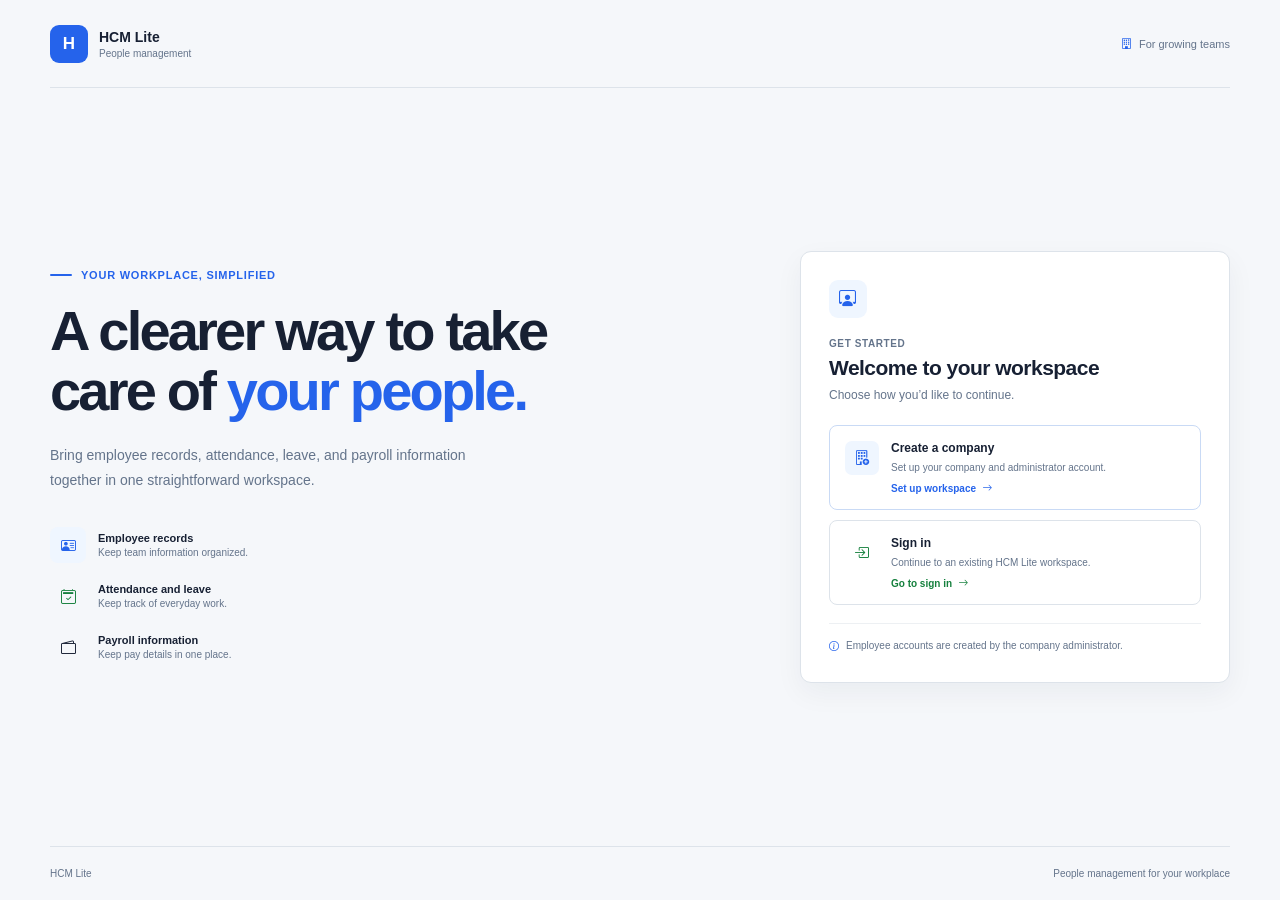
<file: index.html>
<!DOCTYPE html>
<html lang="en">
<head>
  <meta charset="UTF-8">
  <meta name="viewport" content="width=device-width, initial-scale=1.0">
  <meta name="description" content="Welcome to HCM Lite, a simple people-management workspace.">
  <title>HCM Lite | People Management</title>

  <link rel="preconnect" href="https://fonts.googleapis.com">
  <link rel="preconnect" href="https://fonts.gstatic.com" crossorigin>
  <link href="https://fonts.googleapis.com/css2?family=Inter:wght@400;500;600;700&display=swap" rel="stylesheet">

  <link rel="stylesheet" href="https://cdn.jsdelivr.net/npm/bootstrap-icons@1.11.3/font/bootstrap-icons.min.css">
  <link rel="stylesheet" href="./css/style.css">
  <link rel="stylesheet" href="./css/home.css">
</head>

<body>
  <main class="homePage">
    <header class="homeHeader">
      <a class="homeBrand" href="index.html" aria-label="HCM Lite home">
        <span class="homeBrandMark" aria-hidden="true">H</span>
        <span class="homeBrandText">
          <strong>HCM Lite</strong>
          <small>People management</small>
        </span>
      </a>

      <span class="homeHeaderNote">
        <i class="bi bi-building" aria-hidden="true"></i>
        For growing teams
      </span>
    </header>

    <div class="homeContent">
      <section class="homeIntro" aria-labelledby="homeTitle">
        <p class="homeEyebrow">
          <span class="eyebrowLine" aria-hidden="true"></span>
          Your workplace, simplified
        </p>

        <h1 id="homeTitle">
          A clearer way to take care of
          <span>your people.</span>
        </h1>

        <p class="homeDescription">
          Bring employee records, attendance, leave, and payroll information
          together in one straightforward workspace.
        </p>

        <div class="homeFeatureList" aria-label="HCM Lite features">
          <div class="homeFeature">
            <span class="featureIcon featureBlue" aria-hidden="true">
              <i class="bi bi-person-vcard"></i>
            </span>
            <span>
              <strong>Employee records</strong>
              <small>Keep team information organized.</small>
            </span>
          </div>

          <div class="homeFeature">
            <span class="featureIcon featureGreen" aria-hidden="true">
              <i class="bi bi-calendar2-check"></i>
            </span>
            <span>
              <strong>Attendance and leave</strong>
              <small>Keep track of everyday work.</small>
            </span>
          </div>

          <div class="homeFeature">
            <span class="featureIcon featureAmber" aria-hidden="true">
              <i class="bi bi-wallet2"></i>
            </span>
            <span>
              <strong>Payroll information</strong>
              <small>Keep pay details in one place.</small>
            </span>
          </div>
        </div>
      </section>

      <section class="homeAccessPanel" aria-labelledby="accessTitle">
        <div class="accessPanelHeading">
          <span class="accessPanelIcon" aria-hidden="true">
            <i class="bi bi-person-workspace"></i>
          </span>
          <p class="accessEyebrow">Get started</p>
          <h2 id="accessTitle">Welcome to your workspace</h2>
          <p>Choose how you’d like to continue.</p>
        </div>

        <div class="accessChoices">
          <a class="accessChoice setupChoice" href="pages/createAccount.html">
            <span class="choiceIcon setupIcon" aria-hidden="true">
              <i class="bi bi-building-add"></i>
            </span>

            <span class="choiceText">
              <strong>Create a company</strong>
              <small>Set up your company and administrator account.</small>
              <span class="choiceAction">
                Set up workspace
                <i class="bi bi-arrow-right" aria-hidden="true"></i>
              </span>
            </span>
          </a>

          <a class="accessChoice signInChoice" href="pages/signIn.html">
            <span class="choiceIcon signInIcon" aria-hidden="true">
              <i class="bi bi-box-arrow-in-right"></i>
            </span>

            <span class="choiceText">
              <strong>Sign in</strong>
              <small>Continue to an existing HCM Lite workspace.</small>
              <span class="choiceAction">
                Go to sign in
                <i class="bi bi-arrow-right" aria-hidden="true"></i>
              </span>
            </span>
          </a>
        </div>

        <p class="accessPanelFooter">
          <i class="bi bi-info-circle" aria-hidden="true"></i>
          Employee accounts are created by the company administrator.
        </p>
      </section>
    </div>

    <footer class="homeFooter">
      <span>HCM Lite</span>
      <span>People management for your workplace</span>
    </footer>
  </main>
</body>
</html>
</file>
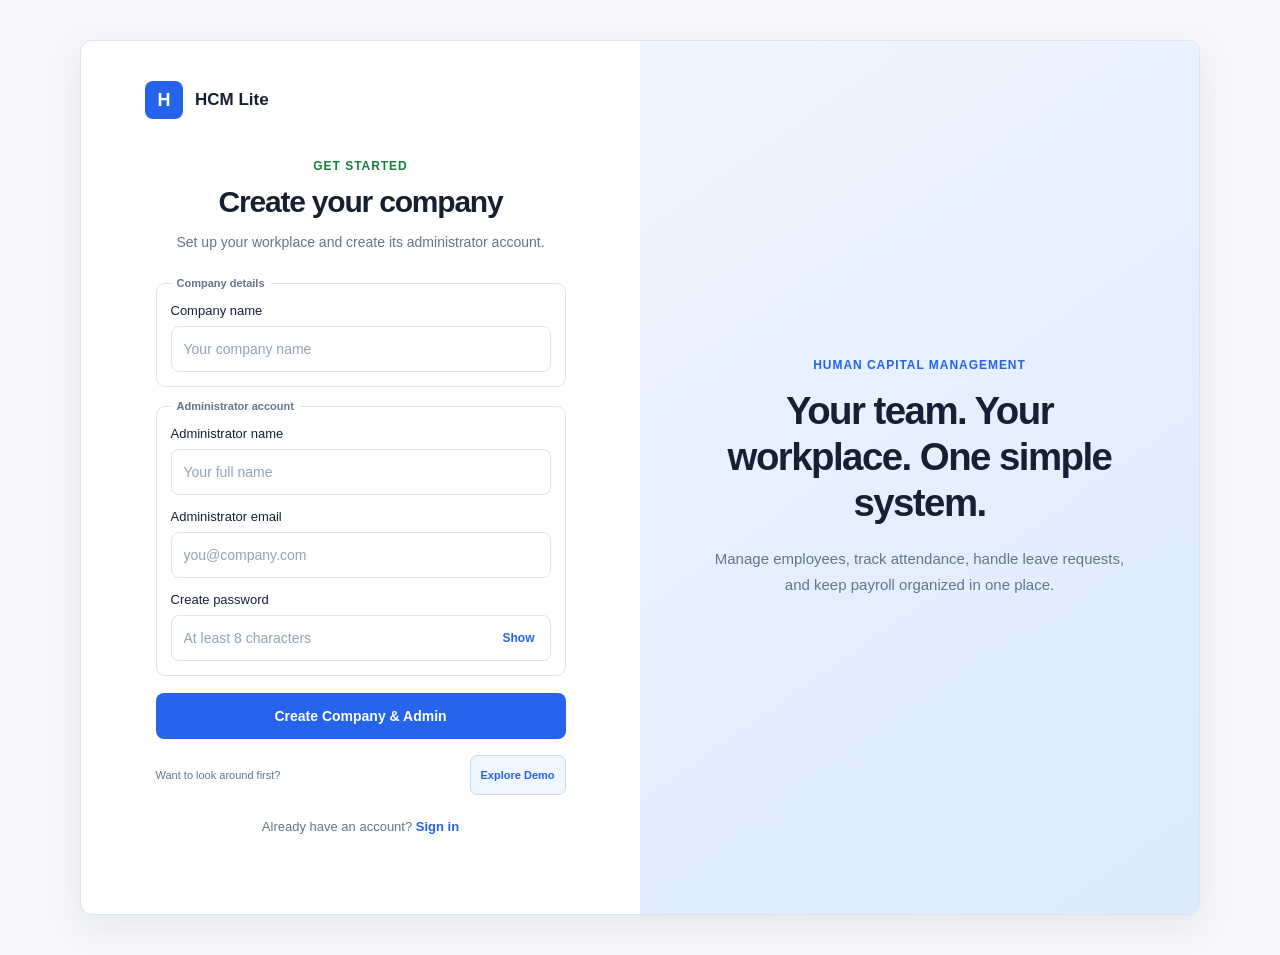
<file: pages/createAccount.html>
<!DOCTYPE html>
<html lang="en">
<head>
  <meta charset="UTF-8">
  <meta name="viewport" content="width=device-width, initial-scale=1.0">
  <title>Create Company | HCM Lite</title>
  <link rel="preconnect" href="https://fonts.googleapis.com">
  <link rel="preconnect" href="https://fonts.gstatic.com" crossorigin>
  <link href="https://fonts.googleapis.com/css2?family=Inter:wght@400;500;600;700&display=swap" rel="stylesheet">
  <link rel="stylesheet" href="../css/style.css">
  <link rel="stylesheet" href="../css/auth.css">
  
  <script src="../js/storage.js" defer></script>
  <script src="../js/demo.js" defer></script>
  <script src="../js/auth.js" defer></script>
</head>
<body>
  <main class="authPage createAccountPage">
    <section class="authCard">
      <div class="formPanel">
        <a class="brandLink" href="../index.html">
          <span class="brandMark">H</span>
          <span class="brandText">HCM Lite</span>
        </a>

        <div class="authContent">
          <p class="authLabel">Get started</p>
          <h1 class="authTitle">Create your company</h1>
          <p class="authDescription">Set up your workplace and create its administrator account.</p>

          <form class="authForm" id="setupForm">
            <fieldset class="authFieldGroup">
              <legend>Company details</legend>
              <div class="formField">
              <label class="formLabel" for="companyName">Company name</label>
              <input class="formInput" id="companyName" name="companyName" type="text" placeholder="Your company name" autocomplete="organization" maxlength="100" required>
            </div>

            </fieldset>
            <fieldset class="authFieldGroup">
              <legend>Administrator account</legend>
              <div class="formField">
              <label class="formLabel" for="adminName">Administrator name</label>
              <input class="formInput" id="adminName" name="adminName" type="text" placeholder="Your full name" autocomplete="name" maxlength="100" required>
            </div>

            <div class="formField">
              <label class="formLabel" for="adminEmail">Administrator email</label>
              <input class="formInput" id="adminEmail" name="adminEmail" type="email" placeholder="you@company.com" autocomplete="email" required>
            </div>

            <div class="formField">
              <label class="formLabel" for="adminPassword">Create password</label>
              <div class="passwordField">
                <input class="formInput" id="adminPassword" name="adminPassword" type="password" placeholder="At least 8 characters" autocomplete="new-password" minlength="8" required>
                <button class="passwordToggle" type="button" data-password-toggle="adminPassword" aria-label="Show password">Show</button>
              </div>
            </div>

            </fieldset>
            <button class="primaryButton" type="submit">Create Company &amp; Admin</button>
          </form>

          <div class="demoSetupOption"><span>Want to look around first?</span><button class="demoTextButton" type="button" data-demo-login>Explore Demo</button></div>

          <p class="authFooter">
            Already have an account?
            <a href="signIn.html">Sign in</a>
          </p>
        </div>
      </div>

      <aside class="gradientPanel">
        <div class="gradientContent">
          <p class="gradientLabel">Human Capital Management</p>
          <h2 class="gradientTitle">Your team. Your workplace. One simple system.</h2>
          <p class="gradientDescription">
            Manage employees, track attendance, handle leave requests, and keep payroll organized in one place.
          </p>
        </div>
      </aside>
    </section>
  </main>
</body>
</html>
</file>
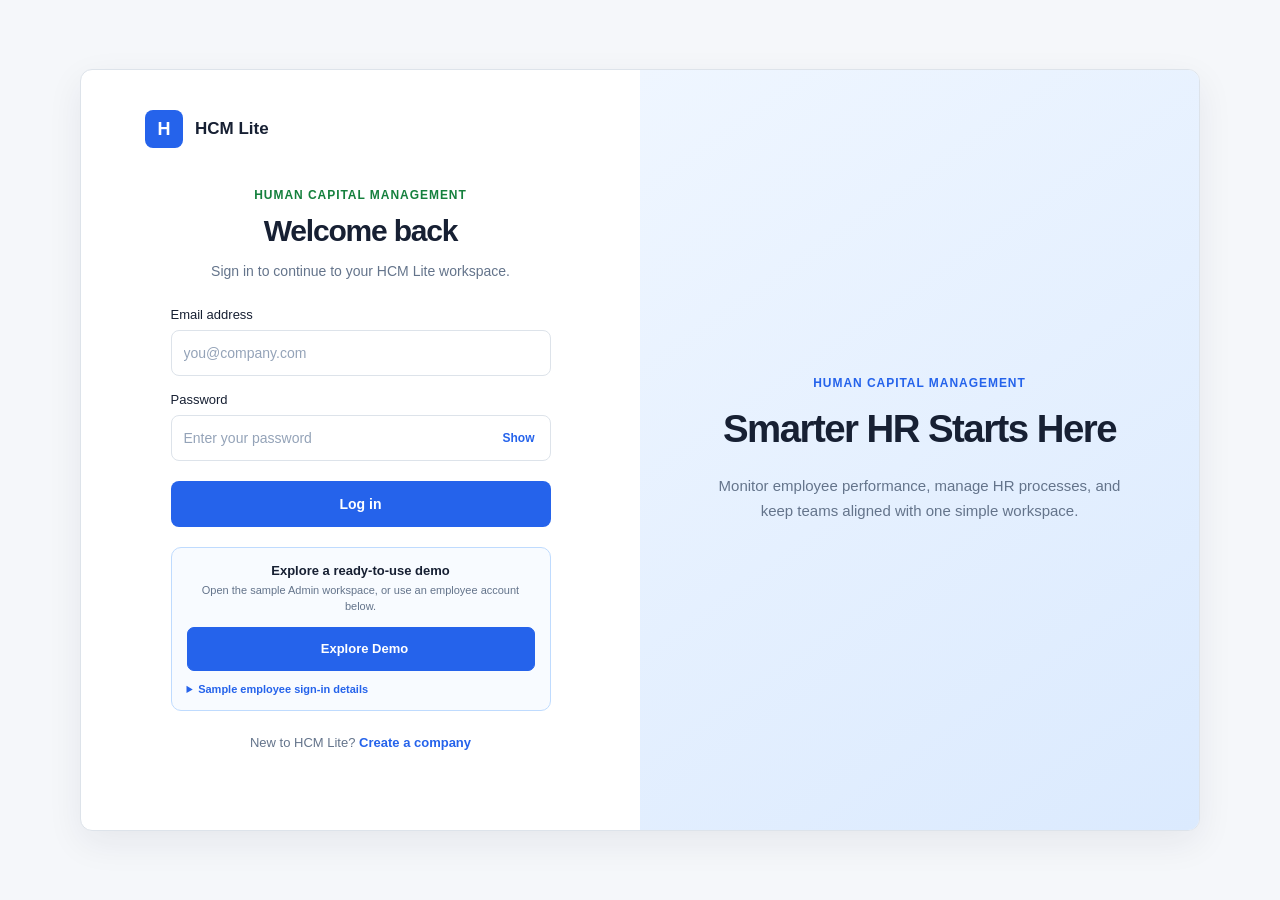
<file: pages/employees.html>
<!DOCTYPE html>
<html lang="en">
<head>
  <meta charset="UTF-8">
  <meta name="viewport" content="width=device-width, initial-scale=1.0">
  <meta name="description" content="Browse and manage employees in HCM Lite">
  <title>Employees | HCM Lite</title>

  <link rel="preconnect" href="https://fonts.googleapis.com">
  <link rel="preconnect" href="https://fonts.gstatic.com" crossorigin>
  <link href="https://fonts.googleapis.com/css2?family=Inter:wght@400;500;600;700&display=swap" rel="stylesheet">
  <link rel="stylesheet" href="https://cdn.jsdelivr.net/npm/bootstrap-icons@1.11.3/font/bootstrap-icons.min.css">

  <link rel="stylesheet" href="../css/style.css">
  <link rel="stylesheet" href="../css/components.css">
  <link rel="stylesheet" href="../css/layout.css">
  <link rel="stylesheet" href="../css/responsive.css">
  <link rel="stylesheet" href="../css/employees.css">
  <link rel="stylesheet" href="../css/mobile-tables.css">
  <script src="../js/storage.js" defer></script>
  <script src="../js/layout.js" defer></script>
  <script src="../js/demo.js" defer></script>
  <script src="../js/employees.js" defer></script>
</head>

<body data-app-role="admin">
  <div class="appShell">
<aside
  class="sidebar"
  id="sidebar"
  popover="auto"
  aria-label="Admin navigation"
>
  <div class="sidebarBrand">
    <span class="brandMark" aria-hidden="true">
      <i class="bi bi-people-fill"></i>
    </span>

    <div class="brandTitle">
      <strong>HCM Lite</strong>
      <span>HR Management</span>
    </div>

    <button
      class="mobileSidebarClose"
      type="button"
      popovertarget="sidebar"
      popovertargetaction="hide"
      aria-label="Close navigation"
    >
      <i class="bi bi-x-lg" aria-hidden="true"></i>
    </button>
  </div>

  <nav class="sidebarNav" aria-label="Main navigation">
    <a class="navItem" href="admin.html">
      <i class="bi bi-grid-1x2" aria-hidden="true"></i>
      <span>Dashboard</span>
    </a>

    <a class="navItem isActive" href="employees.html" aria-current="page">
      <i class="bi bi-people" aria-hidden="true"></i>
      <span>Employees</span>
    </a>

    <a class="navItem" href="leaves.html">
      <i class="bi bi-calendar-check" aria-hidden="true"></i>
      <span>Leave Management</span>
    </a>

    <a class="navItem" href="settings.html"><i class="bi bi-gear" aria-hidden="true"></i><span>Settings</span></a>
  </nav>

  <div class="sidebarFooter">
    <div class="profileSummary">
      <span class="profileAvatar" aria-hidden="true">A</span>
      <div class="profileText">
        <strong>Administrator</strong>
        <span>Company Admin</span>
      </div>
    </div>
  </div>
</aside>

    <div class="appArea">
      <header class="topbar">
<div class="topbarLeft">
  <button
    class="iconButton menuButton"
    type="button"
    popovertarget="sidebar"
    aria-controls="sidebar"
    aria-label="Open navigation"
  >
    <i class="bi bi-list" aria-hidden="true"></i>
  </button>

  <h2 class="topbarTitle">Employees</h2>
</div>
        <div class="topbarRight">
          <span class="dateText" data-current-date></span>
          <span class="topbarRole">Administrator</span>
          <span class="profileAvatar topbarAvatar" aria-hidden="true">A</span>
        </div>
      </header>

      <main class="employeesMain">
  <div class="employeesBreadcrumb" aria-label="Breadcrumb">
    <a href="admin.html">Home</a><i class="bi bi-chevron-right" aria-hidden="true"></i><span>Employees</span>
  </div>

  <section class="employeesHeading" aria-labelledby="employeesTitle">
    <div><p class="employeesEyebrow">People operations</p><h1 id="employeesTitle">Employees</h1><p>Manage your team, employee details, and employment status.</p></div>
    <button class="addEmployeeButton" type="button" popovertarget="addEmployeeModal" aria-haspopup="dialog"><i class="bi bi-person-plus" aria-hidden="true"></i>Add employee</button>
  </section>

  <p class="formMessage" id="employeePageMessage" role="status" aria-live="polite"></p>
  <section class="employeeOverview" aria-label="Employee totals">
    <div class="overviewLead"><span class="overviewIcon" aria-hidden="true"><i class="bi bi-person-vcard"></i></span><div><span class="overviewLabel">People in this directory</span><strong>0 employees</strong></div></div>
    <div class="overviewMetric"><span class="metricDot activeDot" aria-hidden="true"></span><span>Active</span><strong>0</strong></div>
    <div class="overviewMetric"><span class="metricDot inactiveDot" aria-hidden="true"></span><span>Inactive</span><strong>0</strong></div>
  </section>

  <section class="directoryPanel" aria-labelledby="directoryTitle">
    <div class="directoryHeading">
      <div><h2 id="directoryTitle">Employee directory</h2><p>Search and filter your employee list.</p></div>
      <span class="directoryTotal">0 people</span>
    </div>

    <div class="directoryToolbar" aria-label="Search and filter employees">
      <label class="directorySearch"><span class="visuallyHidden">Search employees</span><i class="bi bi-search" aria-hidden="true"></i><input id="employeeSearch" type="search" placeholder="Search name, ID, or email"></label>
      <label class="directoryFilter"><span>Status</span><select id="employeeStatusFilter"><option value="all">All employees</option><option value="active">Active</option><option value="inactive">Inactive</option></select></label>
      <label class="directoryFilter"><span>Department</span><select id="employeeDepartmentFilter"><option value="all">All departments</option><option value="engineering">Engineering</option><option value="finance">Finance</option><option value="marketing">Marketing</option><option value="people">People &amp; Culture</option></select></label>
    </div>

    <div class="employeeTableWrap">
      <table class="employeeTable isEmpty">
  <thead><tr><th scope="col">Employee</th><th scope="col">Department</th><th scope="col">Work email</th><th scope="col">Joined</th><th scope="col">Status</th><th scope="col"><span class="visuallyHidden">Actions</span></th></tr></thead>
  <tbody id="employeeRows"><tr><td colspan="6"><div role="status" class="emptyState"><span class="emptyStateIcon" aria-hidden="true"><i class="bi bi-person-plus"></i></span><strong>No employees yet</strong><span>Add an employee to start building your directory.</span></div></td></tr></tbody>
</table>
    </div>

    <div class="directoryFooter"><span>0 employees</span><span>Employee directory</span></div>
  </section>
</main>
    </div>
  </div>

  <section
    class="employeeModal"
    id="addEmployeeModal"
    popover="auto"
    role="dialog"
    aria-labelledby="addEmployeeTitle"
  >
    <div class="modalHeader">
      <div>
        <p class="modalEyebrow">People operations</p>
        <h2 id="addEmployeeTitle">Add employee</h2>
        <p>Enter the employee's work details.</p>
      </div>

      <button
        class="modalCloseButton"
        type="button"
        popovertarget="addEmployeeModal"
        popovertargetaction="hide"
        aria-label="Close dialog"
      >
        <i class="bi bi-x-lg" aria-hidden="true"></i>
      </button>
    </div>

    <form class="employeeForm" id="employeeForm">
            <div class="employeeFormGrid">
        <div class="formField"><label for="employeeName">Full name <span aria-hidden="true">*</span></label><input id="employeeName" name="employeeName" type="text" placeholder="Full name" maxlength="100" required></div>
        <div class="formField"><label for="employeeId">Employee ID <span aria-hidden="true">*</span></label><input id="employeeId" name="employeeId" type="text" placeholder="Employee ID" maxlength="40" required></div>
        <div class="formField"><label for="employeeEmail">Work email <span aria-hidden="true">*</span></label><input id="employeeEmail" name="employeeEmail" type="email" placeholder="name@company.com" maxlength="160" required></div>
        <div class="formField"><label for="employeeDepartment">Department</label><select id="employeeDepartment" name="employeeDepartment"><option value="">Select department</option><option>Engineering</option><option>Finance</option><option>Marketing</option><option>People &amp; Culture</option></select></div>
        <div class="formField"><label for="employeeJobTitle">Job title</label><input id="employeeJobTitle" name="employeeJobTitle" type="text" placeholder="Job title" maxlength="100"></div>
        <div class="formField"><label for="employeeSalary">Monthly salary</label><input id="employeeSalary" name="monthlySalary" type="number" min="0" step="0.01" inputmode="decimal" placeholder="Leave blank if not set"></div>
        <div class="formField" id="employeePasswordField"><label for="employeePassword">Initial account password <span aria-hidden="true">*</span></label><input id="employeePassword" name="password" type="password" minlength="8" autocomplete="new-password" required></div>
        <div class="formField"><label for="employeeJoiningDate">Joining date</label><input id="employeeJoiningDate" name="employeeJoiningDate" type="date"></div>
        <div class="formField"><label for="employeeStatus">Status</label><select id="employeeStatus" name="employeeStatus"><option value="active">Active</option><option value="inactive">Inactive</option></select></div>
      </div>
<p class="formMessage" id="employeeMessage" role="status" aria-live="polite"></p>
      <div class="formActions">
        <button
          class="secondaryButton"
          type="button"
          popovertarget="addEmployeeModal"
          popovertargetaction="hide"
        >
          Cancel
        </button>
        <button class="primaryButton" type="submit">
          <i class="bi bi-check2" aria-hidden="true"></i>
          Save employee
        </button>
      </div>
    </form>
  </section>
</body>
</html>
</file>
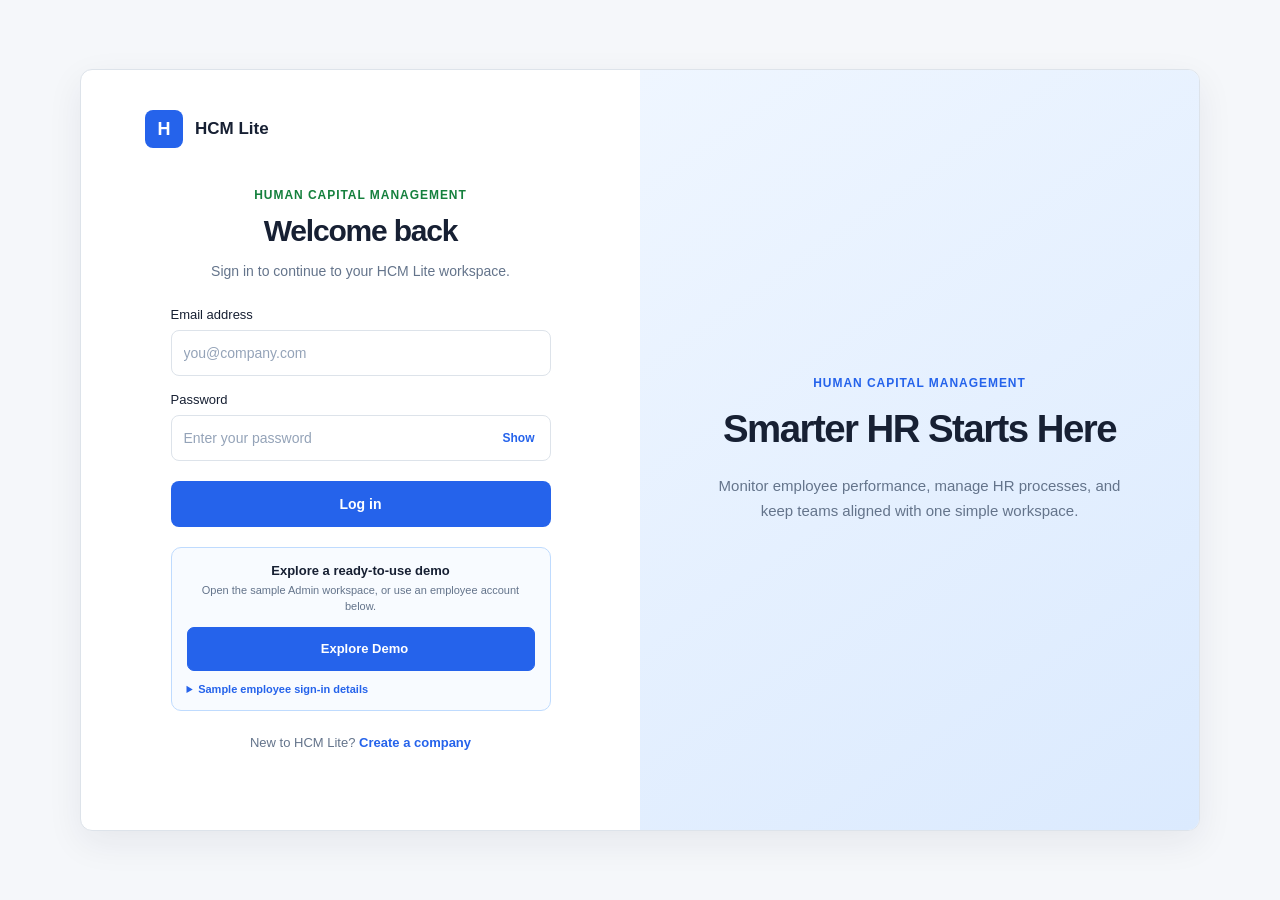
<file: pages/leaves.html>
<!DOCTYPE html>
<html lang="en">
<head>
  <meta charset="UTF-8">
  <meta name="viewport" content="width=device-width, initial-scale=1.0">
  <meta name="description" content="Review employee leave requests in HCM Lite">
  <title>Leave Management | HCM Lite</title>

  <link rel="preconnect" href="https://fonts.googleapis.com">
  <link rel="preconnect" href="https://fonts.gstatic.com" crossorigin>
  <link href="https://fonts.googleapis.com/css2?family=Inter:wght@400;500;600;700&display=swap" rel="stylesheet">
  <link rel="stylesheet" href="https://cdn.jsdelivr.net/npm/bootstrap-icons@1.11.3/font/bootstrap-icons.min.css">

  <link rel="stylesheet" href="../css/style.css">
  <link rel="stylesheet" href="../css/components.css">
  <link rel="stylesheet" href="../css/layout.css">
  <link rel="stylesheet" href="../css/responsive.css">
  <link rel="stylesheet" href="../css/leaves.css">
  <link rel="stylesheet" href="../css/mobile-tables.css">
  <script src="../js/storage.js" defer></script>
  <script src="../js/layout.js" defer></script>
  <script src="../js/leaves.js" defer></script>
</head>

<body data-app-role="admin">
  <div class="appShell">
<aside
  class="sidebar"
  id="sidebar"
  popover="auto"
  aria-label="Admin navigation"
>
  <div class="sidebarBrand">
    <span class="brandMark" aria-hidden="true">
      <i class="bi bi-people-fill"></i>
    </span>

    <div class="brandTitle">
      <strong>HCM Lite</strong>
      <span>HR Management</span>
    </div>

    <button
      class="mobileSidebarClose"
      type="button"
      popovertarget="sidebar"
      popovertargetaction="hide"
      aria-label="Close navigation"
    >
      <i class="bi bi-x-lg" aria-hidden="true"></i>
    </button>
  </div>

  <nav class="sidebarNav" aria-label="Main navigation">
    <a class="navItem" href="admin.html">
      <i class="bi bi-grid-1x2" aria-hidden="true"></i>
      <span>Dashboard</span>
    </a>

    <a class="navItem" href="employees.html">
      <i class="bi bi-people" aria-hidden="true"></i>
      <span>Employees</span>
    </a>

    <a class="navItem isActive" href="leaves.html" aria-current="page">
      <i class="bi bi-calendar-check" aria-hidden="true"></i>
      <span>Leave Management</span>
    </a>

    <a class="navItem" href="settings.html"><i class="bi bi-gear" aria-hidden="true"></i><span>Settings</span></a>
  </nav>

  <div class="sidebarFooter">
    <div class="profileSummary">
      <span class="profileAvatar" aria-hidden="true">A</span>
      <div class="profileText">
        <strong>Administrator</strong>
        <span>Company Admin</span>
      </div>
    </div>
  </div>
</aside>

    <div class="appArea">
      <header class="topbar">
<div class="topbarLeft">
  <button
    class="iconButton menuButton"
    type="button"
    popovertarget="sidebar"
    aria-controls="sidebar"
    aria-label="Open navigation"
  >
    <i class="bi bi-list" aria-hidden="true"></i>
  </button>

  <h2 class="topbarTitle">Leave Management</h2>
</div>

        <div class="topbarRight">
          <span class="dateText" data-current-date></span>
          <span class="topbarRole">Administrator</span>
          <span class="profileAvatar topbarAvatar" aria-hidden="true">A</span>
        </div>
      </header>

      <main class="leavesMain">
  <div class="leaveBreadcrumb" aria-label="Breadcrumb"><a href="admin.html">Home</a><i class="bi bi-chevron-right" aria-hidden="true"></i><span>Leave Management</span></div>

  <section class="leavePageHeading" aria-labelledby="leavePageTitle">
    <div><p class="leaveEyebrow">People operations</p><h1 id="leavePageTitle">Leave Management</h1><p>Review time off, track team availability, and manage requests.</p></div>
  </section>

  <section class="leaveStats" aria-label="Leave overview">
    <article class="leaveStat"><span class="leaveStatLabel">Awaiting review</span><strong class="leaveStatValue">0</strong><span class="leaveStatFoot"><i class="bi bi-hourglass-split" aria-hidden="true"></i>No pending requests</span></article>
    <article class="leaveStat"><span class="leaveStatLabel">Approved</span><strong class="leaveStatValue">0</strong><span class="leaveStatFoot"><i class="bi bi-check2-circle" aria-hidden="true"></i>No approved requests</span></article>
    <article class="leaveStat"><span class="leaveStatLabel">Rejected</span><strong class="leaveStatValue">0</strong><span class="leaveStatFoot"><i class="bi bi-x-circle" aria-hidden="true"></i>No rejected requests</span></article>
    <article class="leaveStat"><span class="leaveStatLabel">Out today</span><strong class="leaveStatValue">0</strong><span class="leaveStatFoot"><i class="bi bi-calendar2-week" aria-hidden="true"></i>No approved leave today</span></article>
  </section>

  <section class="leaveOverviewGrid" aria-label="Leave review overview">
    <article class="overviewPanel reviewPanel">
      <div class="panelHeading"><div><p class="panelEyebrow">Action required</p><h2>Awaiting your review</h2></div><span class="panelCount">0</span></div>
      <div id="reviewRequests" class="leaveSummaryList"><div role="status" class="emptyState emptyStateCompact"><span class="emptyStateIcon" aria-hidden="true"><i class="bi bi-inbox"></i></span><strong>No leave requests to review</strong><span>New employee requests will appear here.</span></div></div>
    </article>

    <article class="overviewPanel outTodayPanel">
      <div class="panelHeading"><div><p class="panelEyebrow">Team availability</p><h2>Out today</h2></div><span class="todayDate"><i class="bi bi-calendar3" aria-hidden="true"></i>Today</span></div>
      <div id="leaveOutToday" class="leaveSummaryList"><div role="status" class="emptyState emptyStateCompact"><span class="emptyStateIcon" aria-hidden="true"><i class="bi bi-calendar2-check"></i></span><strong>No one is marked out today</strong><span>Approved leave for today will appear here.</span></div></div>
    </article>
  </section>

  <section class="requestRegister" aria-labelledby="requestRegisterTitle">
    <div class="registerHeader"><div><p class="panelEyebrow">Request history</p><h2 id="requestRegisterTitle">All requests</h2><p>Review leave requests and their current status.</p></div></div>

    <div class="requestFilters" aria-label="Search and filter requests">
      <label class="requestSearch"><span class="visuallyHidden">Search requests</span><i class="bi bi-search" aria-hidden="true"></i><input id="leaveSearch" type="search" placeholder="Search employee or ID"></label>
      <label class="filterControl"><span>Status</span><select id="leaveStatusFilter"><option value="all">All statuses</option><option value="pending">Pending</option><option value="approved">Approved</option><option value="rejected">Rejected</option></select></label>
      <label class="filterControl"><span>Leave type</span><select id="leaveTypeFilter"><option value="all">All leave types</option><option value="annual">Annual Leave</option><option value="casual">Casual Leave</option><option value="sick">Sick Leave</option></select></label>
    </div>

    <div class="requestTableWrap">
      <table class="requestTable isEmpty">
  <thead><tr><th scope="col">Employee</th><th scope="col">Leave type</th><th scope="col">Dates</th><th scope="col">Days</th><th scope="col">Applied</th><th scope="col">Status</th><th scope="col"><span class="visuallyHidden">Actions</span></th></tr></thead>
  <tbody id="leaveRequestRows"><tr><td colspan="7"><div role="status" class="emptyState"><span class="emptyStateIcon" aria-hidden="true"><i class="bi bi-calendar2-x"></i></span><strong>No leave requests yet</strong><span>Requests will appear here when employees submit them.</span></div></td></tr></tbody>
</table>
    </div>

    <div class="tableFooter"><span>0 requests</span><span>Leave request register</span></div>
  </section>
</main>
    </div>
  </div>
</body>
</html>
</file>
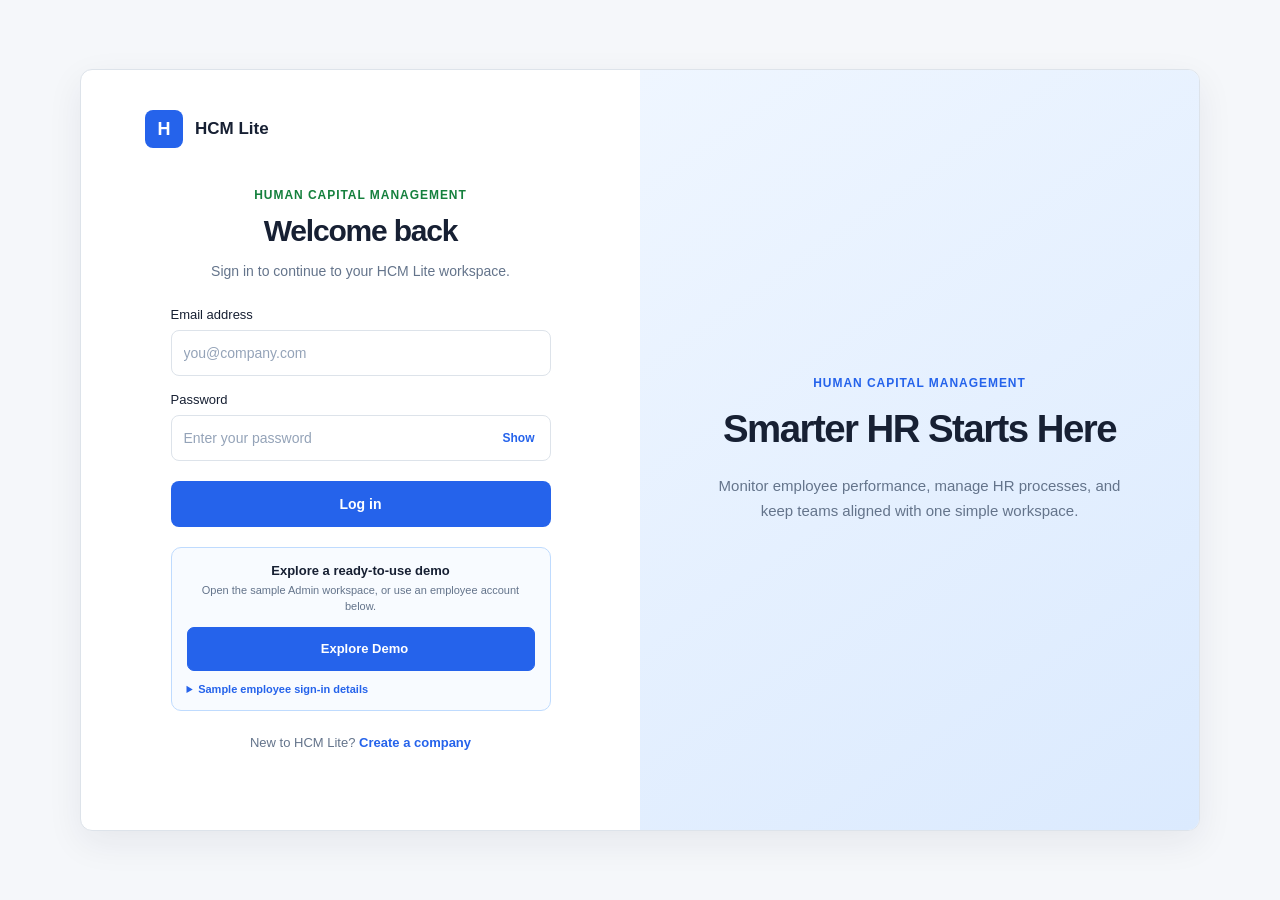
<file: pages/payslip.html>
<!DOCTYPE html>
<html lang="en">
<head>
  <meta charset="UTF-8">
  <meta name="viewport" content="width=device-width, initial-scale=1.0">
  <meta name="description" content="Review your current HCM Lite payroll estimate">
  <title>My Payslip | HCM Lite</title>
  <link rel="preconnect" href="https://fonts.googleapis.com">
  <link rel="preconnect" href="https://fonts.gstatic.com" crossorigin>
  <link href="https://fonts.googleapis.com/css2?family=Inter:wght@400;500;600;700&display=swap" rel="stylesheet">
  <link rel="stylesheet" href="https://cdn.jsdelivr.net/npm/bootstrap-icons@1.11.3/font/bootstrap-icons.min.css">
  <link rel="stylesheet" href="../css/style.css">
  <link rel="stylesheet" href="../css/components.css">
  <link rel="stylesheet" href="../css/layout.css">
  <link rel="stylesheet" href="../css/responsive.css">
  <link rel="stylesheet" href="../css/payslip.css">
  <link rel="stylesheet" href="../css/mobile-tables.css">
  <script src="../js/storage.js" defer></script>
  <script src="../js/layout.js" defer></script>
  <script src="../js/payslip.js" defer></script>
</head>
<body data-app-role="employee">
  <div class="appShell">
    <aside class="sidebar" id="sidebar" popover="auto" aria-label="Employee navigation">
      <div class="sidebarBrand">
        <span class="brandMark" aria-hidden="true"><i class="bi bi-people-fill"></i></span>
        <div class="brandTitle"><strong>HCM Lite</strong><span>Employee workspace</span></div>
        <button class="mobileSidebarClose" type="button" popovertarget="sidebar" popovertargetaction="hide" aria-label="Close navigation"><i class="bi bi-x-lg" aria-hidden="true"></i></button>
      </div>
      <nav class="sidebarNav" aria-label="Main navigation">
        <a class="navItem" href="employee.html"><i class="bi bi-grid-1x2" aria-hidden="true"></i><span>Dashboard</span></a>
        <a class="navItem" href="employee.html#attendance"><i class="bi bi-clock-history" aria-hidden="true"></i><span>My Attendance</span></a>
        <a class="navItem" href="employee.html#my-leaves"><i class="bi bi-calendar-check" aria-hidden="true"></i><span>My Leaves</span></a>
        <a class="navItem isActive" href="payslip.html" aria-current="page"><i class="bi bi-receipt" aria-hidden="true"></i><span>My Payslips</span></a>
        <a class="navItem" href="employee.html#profile"><i class="bi bi-person-vcard" aria-hidden="true"></i><span>Profile</span></a>
      </nav>
      <div class="sidebarFooter"><div class="profileSummary"><span class="profileAvatar" aria-hidden="true">E</span><div class="profileText"><strong>Employee</strong><span>Team member</span></div></div></div>
    </aside>
    <div class="appArea">
      <header class="topbar">
        <div class="topbarLeft">
          <button class="iconButton menuButton" type="button" popovertarget="sidebar" aria-controls="sidebar" aria-expanded="false" aria-label="Open navigation"><i class="bi bi-list" aria-hidden="true"></i></button>
          <h2 class="topbarTitle">My Payslips</h2>
        </div>
        <div class="topbarRight"><span class="topbarRole"></span><span class="profileAvatar topbarAvatar" aria-hidden="true"></span></div>
      </header>
      <main class="payslipMain">
        <div class="payslipPageHeading">
          <div class="payslipBreadcrumb"><a href="employee.html">My dashboard</a><i class="bi bi-chevron-right" aria-hidden="true"></i><span>Payslips</span></div>
          <div class="payslipHeadingRow"><div><p class="employeeEyebrow">Payroll</p><h1>My payslip</h1><p>Review the salary and attendance figures available for this period.</p></div><button class="employeeSecondaryButton printButton" id="printPayslip" type="button" disabled><i class="bi bi-printer" aria-hidden="true"></i> Print / Save as PDF</button></div>
        </div>

        <section class="payslipPeriodControl" aria-label="Payslip period">
          <label for="payslipPeriod">Payroll period</label>
          <input id="payslipPeriod" type="month" required>
          <span class="periodNote">Only the current period can be estimated from records currently stored.</span>
        </section>
        <p id="payslipMessage" class="payslipMessage" role="status" aria-live="polite"></p>

        <article class="payslipDocument" id="payslipDocument" hidden aria-labelledby="payslipTitle">
          <header class="payslipDocumentHeader">
            <div><span class="payslipBrandMark"><i class="bi bi-people-fill" aria-hidden="true"></i></span><div><strong id="payslipCompanyName">Company</strong><span id="payslipCompanyDetails"></span></div></div>
            <div class="payslipDocumentTitle"><p>EMPLOYEE PAYROLL</p><h2 id="payslipTitle">Payslip</h2><span id="payslipPeriodLabel"></span></div>
          </header>
          <section class="payslipInfoGrid" aria-label="Company and employee details">
            <div><h3>Employee</h3><dl><div><dt>Name</dt><dd id="payEmployeeName"></dd></div><div><dt>Employee ID</dt><dd id="payEmployeeId"></dd></div><div><dt>Email</dt><dd id="payEmployeeEmail"></dd></div><div><dt>Department</dt><dd id="payEmployeeDepartment"></dd></div><div><dt>Job title</dt><dd id="payEmployeeJobTitle"></dd></div><div><dt>Joining date</dt><dd id="payEmployeeJoiningDate"></dd></div></dl></div>
            <div class="payslipPeriodCard"><span>Pay period</span><strong id="payslipPeriodCard"></strong><span>Calculation through <b id="payslipCutoff"></b></span><small>Current-period estimate based on saved attendance and company schedule.</small></div>
          </section>
          <section class="payslipBreakdown" aria-labelledby="breakdownTitle">
            <div class="payslipSectionHeading"><div><p>Salary breakdown</p><h3 id="breakdownTitle">Earnings and deductions</h3></div><span class="estimateBadge">Estimate</span></div>
            <div class="payslipTableWrap"><table class="payslipTable"><thead><tr><th scope="col">Description</th><th scope="col">Calculation</th><th scope="col">Amount</th></tr></thead><tbody id="payslipRows"></tbody></table></div>
          </section>
          <section class="payrollAttendance" aria-labelledby="payrollAttendanceTitle">
            <div class="payslipSectionHeading"><div><p>Period summary</p><h3 id="payrollAttendanceTitle">Attendance to date</h3></div></div>
            <div class="payrollMetrics">
              <div><span>Scheduled workdays elapsed</span><strong id="payEligibleDays">0</strong></div>
              <div><span>Attended days</span><strong id="payAttendedDays">0</strong></div>
              <div><span>Half days</span><strong id="payHalfDays">0</strong></div>
              <div><span>Absences</span><strong id="payAbsentDays">0</strong></div>
              <div><span>Approved leave</span><strong id="payApprovedLeaveDays">0</strong></div>
            </div>
          </section>
          <footer class="payslipNetSummary"><div><span>Estimated net pay</span><small>Monthly salary less attendance-based deductions shown above.</small></div><strong id="payslipNet"></strong></footer>
          <p class="payslipDisclaimer">This is an estimate from current employee salary and LocalStorage attendance records. HCM Lite does not record payment confirmation or historical payroll snapshots.</p>
        </article>
        <section class="payslipEmpty" id="payslipEmpty" role="status"><span class="emptyStateIcon" aria-hidden="true"><i class="bi bi-receipt-cutoff"></i></span><strong id="payslipEmptyTitle">Payslip information is not available</strong><span id="payslipEmptyText">Select a period to review available payroll information.</span></section>
      </main>
    </div>
  </div>
</body>
</html>
</file>
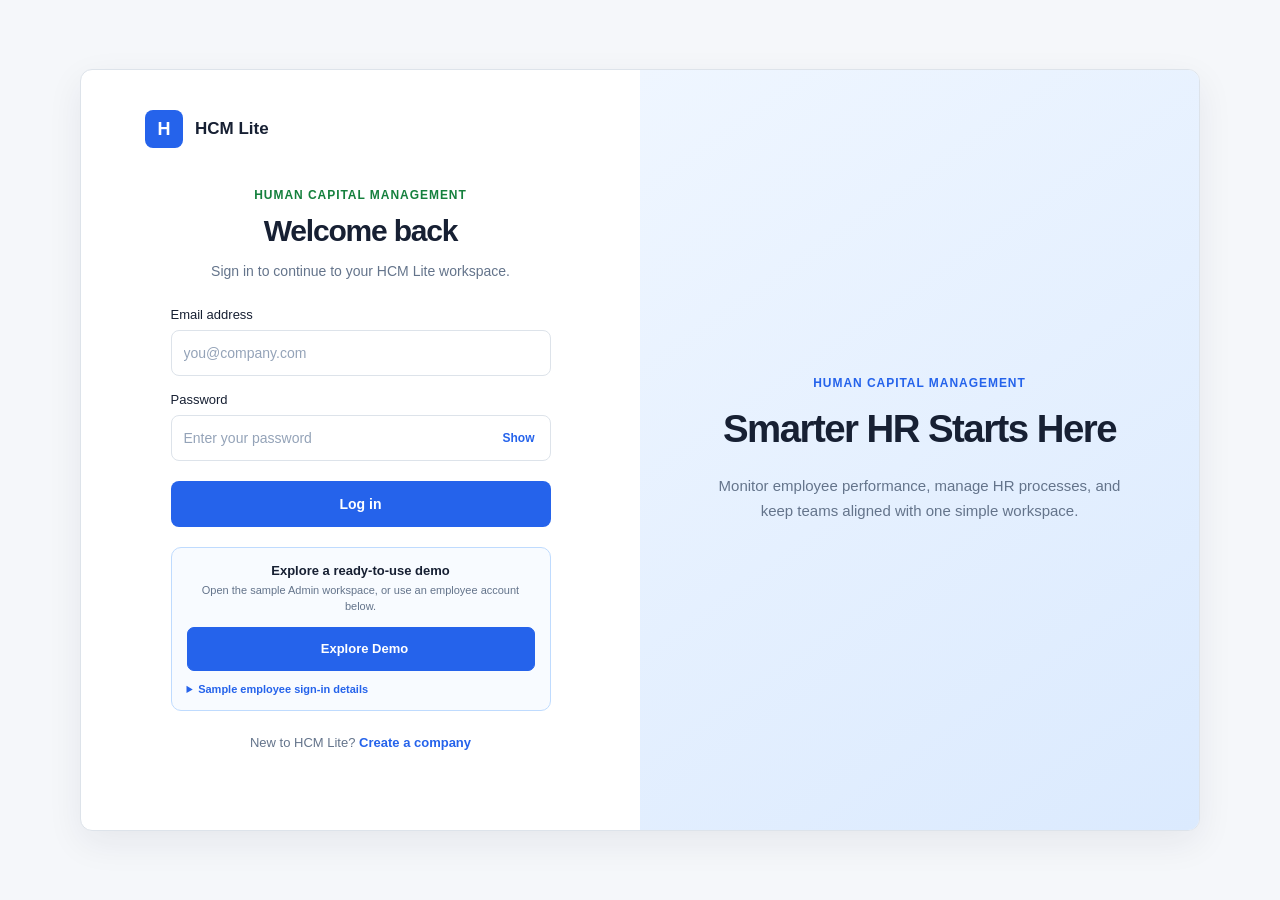
<file: pages/settings.html>
<!DOCTYPE html>
<html lang="en">
<head>
  <meta charset="UTF-8">
  <meta name="viewport" content="width=device-width, initial-scale=1.0">
  <meta name="description" content="Manage HCM Lite company and work schedule settings">
  <title>Settings | HCM Lite</title>

  <link rel="preconnect" href="https://fonts.googleapis.com">
  <link rel="preconnect" href="https://fonts.gstatic.com" crossorigin>
  <link
    href="https://fonts.googleapis.com/css2?family=Inter:wght@400;500;600;700&display=swap"
    rel="stylesheet"
  >
  <link
    rel="stylesheet"
    href="https://cdn.jsdelivr.net/npm/bootstrap-icons@1.11.3/font/bootstrap-icons.min.css"
  >

  <link rel="stylesheet" href="../css/style.css">
  <link rel="stylesheet" href="../css/components.css">
  <link rel="stylesheet" href="../css/layout.css">
  <link rel="stylesheet" href="../css/responsive.css">
  <link rel="stylesheet" href="../css/settings.css">


  <script src="../js/storage.js" defer></script>
  <script src="../js/layout.js" defer></script>
  <script src="../js/demo.js" defer></script>
  <script src="../js/settings.js" defer></script>
</head>

<body data-app-role="admin">
  <div class="appShell">
    <aside
      class="sidebar"
      id="sidebar"
      popover="auto"
      aria-label="Admin navigation"
    >
      <div class="sidebarBrand">
        <span class="brandMark" aria-hidden="true">
          <i class="bi bi-people-fill"></i>
        </span>

        <div class="brandTitle">
          <strong>HCM Lite</strong>
          <span>HR Management</span>
        </div>

        <button
          class="mobileSidebarClose"
          type="button"
          popovertarget="sidebar"
          popovertargetaction="hide"
          aria-label="Close navigation"
        >
          <i class="bi bi-x-lg" aria-hidden="true"></i>
        </button>
      </div>

      <nav class="sidebarNav" aria-label="Main navigation">
        <a class="navItem" href="admin.html">
          <i class="bi bi-grid-1x2" aria-hidden="true"></i>
          <span>Dashboard</span>
        </a>

        <a class="navItem" href="employees.html">
          <i class="bi bi-people" aria-hidden="true"></i>
          <span>Employees</span>
        </a>

        <a class="navItem" href="leaves.html">
          <i class="bi bi-calendar-check" aria-hidden="true"></i>
          <span>Leave Management</span>
        </a>

        <a
          class="navItem isActive"
          href="settings.html"
          aria-current="page"
        >
          <i class="bi bi-gear" aria-hidden="true"></i>
          <span>Settings</span>
        </a>
      </nav>

      <div class="sidebarFooter">
        <div class="profileSummary">
          <span class="profileAvatar" aria-hidden="true">A</span>
          <div class="profileText">
            <strong>Administrator</strong>
            <span>Company Admin</span>
          </div>
        </div>
      </div>
    </aside>

    <div class="appArea">
      <header class="topbar">
        <div class="topbarLeft">
          <button
            class="iconButton menuButton"
            type="button"
            popovertarget="sidebar"
            aria-controls="sidebar"
            aria-label="Open navigation"
          >
            <i class="bi bi-list" aria-hidden="true"></i>
          </button>

          <h2 class="topbarTitle">Settings</h2>
        </div>

        <div class="topbarRight">
          <span class="dateText" data-current-date></span>
          <span class="topbarRole">Administrator</span>
          <span class="profileAvatar" aria-hidden="true">A</span>
        </div>
      </header>

      <main class="settingsMain">
        <section class="settingsHeading" aria-labelledby="settingsTitle">
          <div>
            <p class="settingsEyebrow">Company workspace</p>
            <h1 id="settingsTitle">Settings</h1>
            <p>Manage company information and working hours.</p>
          </div>
        </section>

        <form class="settingsForm" id="settingsForm">
          <div class="settingsGrid">
            <div class="settingsMainColumn">
              <section class="settingsCard" aria-labelledby="companySectionTitle">
                <div class="settingsCardHeading">
                  <span class="settingsCardIcon" aria-hidden="true">
                    <i class="bi bi-building"></i>
                  </span>

                  <div>
                    <h2 id="companySectionTitle">Company information</h2>
                    <p>Update the contact details for your workspace.</p>
                  </div>
                </div>

                <div class="settingsFormGrid">
                  <div class="settingsField">
                    <label for="companyName">Company name</label>
                    <input
                      id="companyName"
                      name="companyName"
                      type="text"
                      maxlength="100"
                      autocomplete="organization"
                      required
                    >
                  </div>

                  <div class="settingsField">
                    <label for="companyEmail">Company email</label>
                    <input
                      id="companyEmail"
                      name="companyEmail"
                      type="email"
                      maxlength="160"
                      autocomplete="email"
                    >
                  </div>

                  <div class="settingsField">
                    <label for="companyPhone">Company phone</label>
                    <input
                      id="companyPhone"
                      name="companyPhone"
                      type="tel"
                      maxlength="40"
                      autocomplete="tel"
                    >
                  </div>

                  <div class="settingsField settingsFieldFull">
                    <label for="companyAddress">Company address</label>
                    <textarea
                      id="companyAddress"
                      name="companyAddress"
                      rows="3"
                      maxlength="240"
                      autocomplete="street-address"
                    ></textarea>
                  </div>
                </div>
              </section>

              <section class="settingsCard" aria-labelledby="hoursSectionTitle">
                <div class="settingsCardHeading">
                  <span class="settingsCardIcon" aria-hidden="true">
                    <i class="bi bi-clock"></i>
                  </span>

                  <div>
                    <h2 id="hoursSectionTitle">Working hours</h2>
                    <p>Set the work schedule used by your company.</p>
                  </div>
                </div>

                <div class="settingsFormGrid settingsHoursGrid">
                  <div class="settingsField">
                    <label for="officeStart">Office start</label>
                    <input
                      id="officeStart"
                      name="officeStart"
                      type="time"
                      required
                    >
                  </div>

                  <div class="settingsField">
                    <label for="officeEnd">Office end</label>
                    <input
                      id="officeEnd"
                      name="officeEnd"
                      type="time"
                      required
                    >
                  </div>

                  <div class="settingsField">
                    <label for="gracePeriodMinutes">Late grace period</label>
                    <div class="settingsNumberField">
                      <input
                        id="gracePeriodMinutes"
                        name="gracePeriodMinutes"
                        type="number"
                        min="0"
                        max="180"
                        step="1"
                        required
                      >
                      <span>minutes</span>
                    </div>
                    <small>Added to the office start time for the late threshold.</small>
                  </div>

                  <fieldset class="settingsDaysFieldset settingsFieldFull">
                    <legend>Working days</legend>
                    <p>Select at least one day.</p>

                    <div class="settingsDays">
                      <label class="settingsDay">
                        <input type="checkbox" name="workingDays" value="monday">
                        <span>Monday</span>
                      </label>

                      <label class="settingsDay">
                        <input type="checkbox" name="workingDays" value="tuesday">
                        <span>Tuesday</span>
                      </label>

                      <label class="settingsDay">
                        <input type="checkbox" name="workingDays" value="wednesday">
                        <span>Wednesday</span>
                      </label>

                      <label class="settingsDay">
                        <input type="checkbox" name="workingDays" value="thursday">
                        <span>Thursday</span>
                      </label>

                      <label class="settingsDay">
                        <input type="checkbox" name="workingDays" value="friday">
                        <span>Friday</span>
                      </label>

                      <label class="settingsDay">
                        <input type="checkbox" name="workingDays" value="saturday">
                        <span>Saturday</span>
                      </label>

                      <label class="settingsDay">
                        <input type="checkbox" name="workingDays" value="sunday">
                        <span>Sunday</span>
                      </label>
                    </div>
                  </fieldset>
                </div>
              </section>
            </div>

            <aside class="settingsSideColumn" aria-label="Settings information">
              <section class="settingsCard settingsInfoCard">
                <div class="settingsCardHeading">
                  <span class="settingsCardIcon" aria-hidden="true">
                    <i class="bi bi-hourglass-split"></i>
                  </span>

                  <div>
                    <h2>Late threshold preview</h2>
                    <p>Office start plus the grace period.</p>
                  </div>
                </div>

                <p
                  class="settingsRulePreview"
                  id="lateRulePreview"
                  role="status"
                >
                  The threshold will update when you change the work schedule.
                </p>

                <p class="settingsNote">
                  Attendance, leave balance, and current-period payroll use this schedule.
                </p>
              </section>

              <section class="settingsCard settingsInfoCard">
                <div class="settingsCardHeading">
                  <span class="settingsCardIcon" aria-hidden="true">
                    <i class="bi bi-shield-check"></i>
                  </span>

                  <div>
                    <h2>Existing records</h2>
                    <p>Company details, working hours, annual leave quota, and payroll currency are updated here.</p>
                  </div>
                </div>

                <p class="settingsNote">
                  Employee, attendance, and leave records are left unchanged.
                </p>
              </section>
            </aside>
          </div>

          <div class="settingsSaveBar">
            <p
              class="settingsMessage"
              id="settingsMessage"
              role="status"
              aria-live="polite"
            ></p>

            <button
              class="settingsSaveButton"
              id="settingsSaveButton"
              type="submit"
            >
              <i class="bi bi-check2" aria-hidden="true"></i>
              Save Changes
            </button>
          </div>
        </form>
        <section class="demoResetCard" id="demoResetCard" hidden aria-labelledby="demoResetTitle">
          <div><p class="settingsEyebrow">Demo workspace</p><h2 id="demoResetTitle">Restore sample data</h2><p>Reset demo employees, attendance, leave requests, and company settings to their original sample state.</p></div>
          <button class="demoResetButton" id="resetDemoData" type="button">Reset Demo Data</button>
        </section>
      </main>
    </div>
  </div>
</body>
</html>
</file>
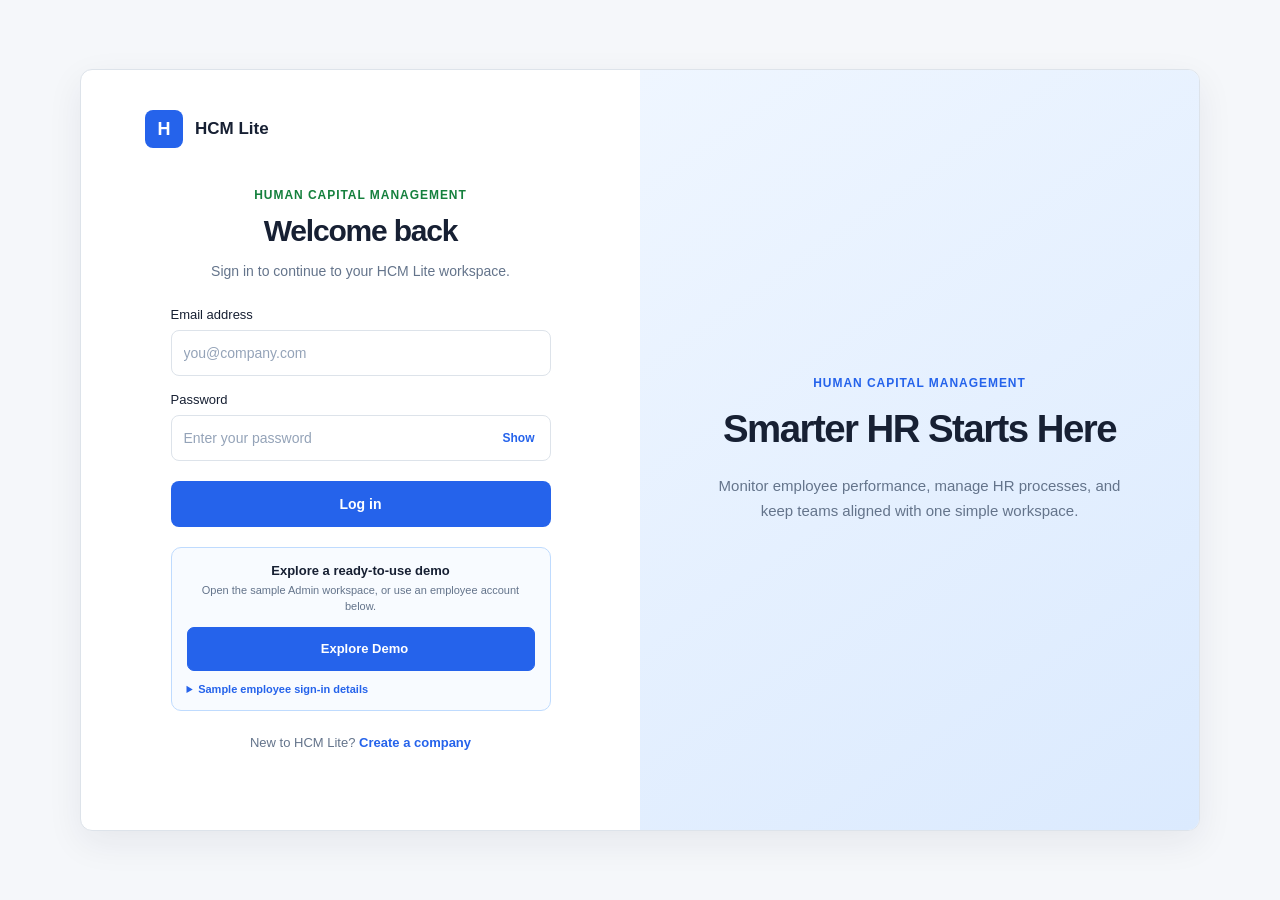
<file: pages/signIn.html>
<!DOCTYPE html>
<html lang="en">
<head>
  <meta charset="UTF-8">
  <meta name="viewport" content="width=device-width, initial-scale=1.0">
  <title>Sign in | HCM Lite</title>
  <link rel="preconnect" href="https://fonts.googleapis.com">
  <link rel="preconnect" href="https://fonts.gstatic.com" crossorigin>
  <link href="https://fonts.googleapis.com/css2?family=Inter:wght@400;500;600;700&display=swap" rel="stylesheet">
  <link rel="stylesheet" href="../css/style.css">
  <link rel="stylesheet" href="../css/auth.css">

  <script src="../js/storage.js" defer></script>
  <script src="../js/demo.js" defer></script>
  <script src="../js/auth.js" defer></script>
</head>
<body>
  <main class="authPage signInPage">
    <section class="authCard">
      <div class="formPanel">
        <a class="brandLink" href="../index.html">
          <span class="brandMark">H</span>
          <span class="brandText">HCM Lite</span>
        </a>

        <div class="authContent">
          <p class="authLabel">Human Capital Management</p>
          <h1 class="authTitle">Welcome back</h1>
          <p class="authDescription">Sign in to continue to your HCM Lite workspace.</p>

          <form class="authForm" id="loginForm">
            <div class="formField">
              <label class="formLabel" for="loginEmail">Email address</label>
              <input class="formInput" id="loginEmail" name="email" type="email" placeholder="you@company.com" autocomplete="email" required>
            </div>

            <div class="formField">
              <label class="formLabel" for="loginPassword">Password</label>
              <div class="passwordField">
                <input class="formInput" id="loginPassword" name="password" type="password" placeholder="Enter your password" autocomplete="current-password" required>
                <button class="passwordToggle" type="button" data-password-toggle="loginPassword" aria-label="Show password">Show</button>
              </div>
            </div>

            <button class="primaryButton" type="submit">Log in</button>
          </form>

          <section class="demoAccessCard" aria-labelledby="demoAccessTitle">
            <div><strong id="demoAccessTitle">Explore a ready-to-use demo</strong><p>Open the sample Admin workspace, or use an employee account below.</p></div>
            <button class="demoAccessButton" type="button" data-demo-login><i class="bi bi-stars" aria-hidden="true"></i>Explore Demo</button>
            <details class="demoCredentials"><summary>Sample employee sign-in details</summary><p>Shared password: <code>Demo@1234</code></p><ul><li><code>saqib@demo.hcmlite.test</code></li><li><code>waqas@demo.hcmlite.test</code></li><li><code>huzaifa@demo.hcmlite.test</code></li><li><code>abdullah@demo.hcmlite.test</code></li><li><code>rehaan@demo.hcmlite.test</code></li><li><code>sara@demo.hcmlite.test</code></li></ul></details>
          </section>
          <p class="authFooter">
            New to HCM Lite?
            <a href="createAccount.html">Create a company</a>
          </p>
        </div>
      </div>

      <aside class="gradientPanel">
        <div class="gradientContent">
          <p class="gradientLabel">Human Capital Management</p>
          <h2 class="gradientTitle">Smarter HR Starts Here</h2>
          <p class="gradientDescription">
            Monitor employee performance, manage HR processes, and keep teams aligned with one simple workspace.
          </p>
        </div>
      </aside>
    </section>
  </main>
</body>
</html>
</file>
<file: css/style.css>
:root {
  --color-primary: #2563EB;
    --color-primary-hover: #1D4ED8;
  --color-success: #15803D;
  --color-page: #F5F7FA;
  --color-text: #172033;
  --color-border: #DDE3EA;
  --color-muted: #64748B;
  --color-surface: #FFFFFF;
}

* {
  box-sizing: border-box;
}

body {
  margin: 0;
  background: var(--color-page);
  color: var(--color-text);
  font-family: Arial, sans-serif;
}

a {
  color: inherit;
  text-decoration: none;
}

.pageShell {
  width: min(1120px, calc(100% - 48px));
  min-height: 100vh;
  margin: 0 auto;
  display: flex;
  flex-direction: column;
}

.topBar {
  padding: 28px 0;
}

.brand {
  display: inline-flex;
  align-items: center;
  gap: 12px;
}

.brandMark {
  width: 42px;
  height: 42px;
  display: grid;
  place-items: center;
  border-radius: 12px;
  background: var(--color-primary);
  color: var(--color-surface);
  font-size: 20px;
  font-weight: 700;
}

.brandText {
  display: grid;
  gap: 4px;
}

.brandText strong {
  font-size: 16px;
}

.brandText small {
  color: var(--color-muted);
  font-size: 12px;
}

.heroSection {
  flex: 1;
  display: grid;
  grid-template-columns: 1.2fr 0.8fr;
  align-items: center;
  gap: 72px;
  padding: 48px 0 72px;
}

.heroContent {
  max-width: 590px;
}

.eyebrow,
.panelEyebrow {
  margin: 0 0 16px;
  color: var(--color-success);
  font-size: 13px;
  font-weight: 700;
  letter-spacing: 0.08em;
  text-transform: uppercase;
}

.heroContent h1 {
  max-width: 570px;
  margin: 0;
  font-size: clamp(38px, 5vw, 58px);
  line-height: 1.08;
  letter-spacing: -0.04em;
}

.heroDescription {
  max-width: 520px;
  margin: 22px 0 30px;
  color: var(--color-muted);
  font-size: 17px;
  line-height: 1.7;
}

.featureList {
  display: grid;
  gap: 15px;
}

.featureItem {
  display: flex;
  align-items: center;
  gap: 11px;
  font-size: 14px;
  font-weight: 600;
}

.featureDot {
  width: 9px;
  height: 9px;
  border-radius: 50%;
  background: var(--color-success);
}

.choicePanel {
  padding: 32px;
  border: 1px solid var(--color-border);
  border-radius: 20px;
  background: var(--color-surface);
  box-shadow: 0 16px 40px rgb(23 32 51 / 6%);
}

.choicePanel h2 {
  margin: 0;
  font-size: 25px;
  letter-spacing: -0.03em;
}

.panelDescription {
  margin: 10px 0 25px;
  color: var(--color-muted);
  font-size: 14px;
}

.choiceCard {
  display: flex;
  align-items: center;
  gap: 14px;
  padding: 17px;
  border: 1px solid var(--color-border);
  border-radius: 12px;
  transition: border-color 160ms ease, transform 160ms ease, box-shadow 160ms ease;
}

.choiceCard + .choiceCard {
  margin-top: 12px;
}

.choiceCard:hover {
  transform: translateY(-2px);
  border-color: var(--color-primary);
  box-shadow: 0 8px 20px rgb(23 32 51 / 7%);
}

.createChoice {
  border-color: var(--color-primary);
  background: #F8FAFF;
}

.choiceIcon {
  width: 42px;
  height: 42px;
  flex: 0 0 42px;
  display: grid;
  place-items: center;
  border-radius: 11px;
  font-size: 23px;
  font-weight: 600;
}

.createIcon {
  background: var(--color-primary);
  color: var(--color-surface);
}

.loginIcon {
  background: #EAF6EE;
  color: var(--color-success);
}

.choiceText {
  flex: 1;
  display: grid;
  gap: 5px;
}

.choiceText strong {
  font-size: 14px;
}

.choiceText small {
  color: var(--color-muted);
  font-size: 12px;
}

.choiceArrow {
  color: var(--color-muted);
  font-size: 20px;
}

.panelFooter {
  margin: 22px 0 0;
  color: var(--color-muted);
  font-size: 12px;
  text-align: center;
}

.pageFooter {
  display: flex;
  justify-content: space-between;
  gap: 16px;
  padding: 20px 0;
  border-top: 1px solid var(--color-border);
  color: var(--color-muted);
  font-size: 12px;
}

@media (max-width: 760px) {
  .pageShell {
    width: min(100% - 32px, 520px);
  }

  .topBar {
    padding: 20px 0;
  }

  .heroSection {
    grid-template-columns: 1fr;
    gap: 34px;
    padding: 32px 0 44px;
  }

  .heroContent h1 {
    font-size: clamp(36px, 10vw, 48px);
  }

  .heroDescription {
    font-size: 15px;
  }

  .choicePanel {
    padding: 24px;
  }
}

@media (max-width: 420px) {
  .pageFooter {
    flex-direction: column;
  }

  .choicePanel {
    padding: 20px;
  }
}


.signInPage .authContent {
  max-width: 380px;
}


.createAccountPage .authContent {
  max-width: 410px;
}

.createAccountPage .authForm {
  gap: 13px;
}
</file>
<file: css/home.css>
.homePage {
  width: min(1180px, calc(100% - 64px));
  min-height: 100vh;
  display: flex;
  flex-direction: column;
  margin: 0 auto;
}

.homeHeader {
  min-height: 88px;
  display: flex;
  align-items: center;
  justify-content: space-between;
  gap: 20px;
  border-bottom: 1px solid var(--color-border);
}

.homeBrand {
  display: inline-flex;
  align-items: center;
  gap: 11px;
  color: var(--color-text);
}

.homeBrandMark {
  width: 38px;
  height: 38px;
  display: grid;
  place-items: center;
  border-radius: 9px;
  background: var(--color-primary);
  color: #fff;
  font-size: 17px;
  font-weight: 700;
}

.homeBrandText {
  display: grid;
  gap: 3px;
}

.homeBrandText strong {
  font-size: 14px;
  font-weight: 700;
}

.homeBrandText small {
  color: var(--color-muted);
  font-size: 10px;
}

.homeHeaderNote {
  display: inline-flex;
  align-items: center;
  gap: 7px;
  color: var(--color-muted);
  font-size: 11px;
}

.homeHeaderNote i {
  color: var(--color-primary);
}

.homeContent {
  flex: 1;
  display: grid;
  grid-template-columns: minmax(0, 1.1fr) minmax(360px, 0.8fr);
  align-items: center;
  gap: clamp(48px, 8vw, 110px);
  padding: 64px 0;
}

.homeIntro {
  max-width: 560px;
}

.homeEyebrow {
  display: flex;
  align-items: center;
  gap: 9px;
  margin: 0 0 20px;
  color: var(--color-primary);
  font-size: 11px;
  font-weight: 600;
  letter-spacing: 0.07em;
  text-transform: uppercase;
}

.eyebrowLine {
  width: 22px;
  height: 2px;
  border-radius: 2px;
  background: var(--color-primary);
}

.homeIntro h1 {
  max-width: 560px;
  margin: 0;
  color: var(--color-text);
  font-size: clamp(38px, 5vw, 56px);
  font-weight: 600;
  line-height: 1.08;
  letter-spacing: -0.05em;
}

.homeIntro h1 span {
  color: var(--color-primary);
}

.homeDescription {
  max-width: 470px;
  margin: 21px 0 0;
  color: var(--color-muted);
  font-size: 14px;
  line-height: 1.8;
}

.homeFeatureList {
  display: grid;
  gap: 15px;
  margin-top: 34px;
}

.homeFeature {
  display: flex;
  align-items: center;
  gap: 12px;
}

.featureIcon {
  width: 36px;
  height: 36px;
  flex: 0 0 36px;
  display: grid;
  place-items: center;
  border-radius: 8px;
  font-size: 15px;
}

.featureBlue {
  background: #eff6ff;
  color: var(--color-primary);
}

.featureGreen {
  background: var(--color-success-bg);
  color: var(--color-success);
}

.featureAmber {
  background: var(--color-warning-bg);
  color: var(--color-warning);
}

.homeFeature > span:last-child {
  display: grid;
  gap: 3px;
}

.homeFeature strong {
  color: var(--color-text);
  font-size: 11px;
  font-weight: 600;
}

.homeFeature small {
  color: var(--color-muted);
  font-size: 10px;
}

.homeAccessPanel {
  width: 100%;
  max-width: 430px;
  justify-self: end;
  padding: 28px;
  border: 1px solid var(--color-border);
  border-radius: 11px;
  background: var(--color-surface);
  box-shadow: 0 10px 28px rgb(23 32 51 / 5%);
}

.accessPanelHeading {
  text-align: left;
}

.accessPanelIcon {
  width: 38px;
  height: 38px;
  display: grid;
  place-items: center;
  margin-bottom: 20px;
  border-radius: 9px;
  background: #eff6ff;
  color: var(--color-primary);
  font-size: 17px;
}

.accessEyebrow {
  margin: 0 0 7px;
  color: var(--color-muted);
  font-size: 10px;
  font-weight: 600;
  letter-spacing: 0.06em;
  text-transform: uppercase;
}

.accessPanelHeading h2 {
  margin: 0;
  color: var(--color-text);
  font-size: 21px;
  font-weight: 600;
  letter-spacing: -0.025em;
}

.accessPanelHeading > p:last-child {
  margin: 8px 0 0;
  color: var(--color-muted);
  font-size: 12px;
}

.accessChoices {
  display: grid;
  gap: 10px;
  margin-top: 23px;
}

.accessChoice {
  display: flex;
  align-items: flex-start;
  gap: 12px;
  padding: 15px;
  border: 1px solid var(--color-border);
  border-radius: 8px;
  background: #fff;
  transition: border-color 150ms ease, background-color 150ms ease;
}

.accessChoice:hover {
  border-color: #a9c5ef;
  background: #fbfdff;
}

.accessChoice:focus-visible {
  outline: 3px solid rgb(37 99 235 / 24%);
  outline-offset: 2px;
}

.setupChoice {
  border-color: #c9daf5;
}

.choiceIcon {
  width: 34px;
  height: 34px;
  flex: 0 0 34px;
  display: grid;
  place-items: center;
  border-radius: 7px;
  font-size: 15px;
}

.setupIcon {
  background: #eff6ff;
  color: var(--color-primary);
}

.signInIcon {
  background: var(--color-success-bg);
  color: var(--color-success);
}

.choiceText {
  min-width: 0;
  flex: 1;
  display: grid;
  gap: 5px;
}

.choiceText > strong {
  color: var(--color-text);
  font-size: 12px;
  font-weight: 600;
}

.choiceText > small {
  color: var(--color-muted);
  font-size: 10px;
  line-height: 1.5;
}

.choiceAction {
  display: inline-flex;
  align-items: center;
  gap: 6px;
  margin-top: 3px;
  color: var(--color-primary);
  font-size: 10px;
  font-weight: 600;
}

.signInChoice .choiceAction {
  color: var(--color-success);
}

.choiceAction i {
  transition: transform 150ms ease;
}

.accessChoice:hover .choiceAction i {
  transform: translateX(3px);
}

.accessPanelFooter {
  display: flex;
  align-items: flex-start;
  gap: 7px;
  margin: 18px 0 0;
  padding-top: 14px;
  border-top: 1px solid #edf0f3;
  color: var(--color-muted);
  font-size: 10px;
  line-height: 1.5;
}

.accessPanelFooter i {
  flex: 0 0 auto;
  margin-top: 1px;
  color: var(--color-primary);
}

.homeFooter {
  min-height: 54px;
  display: flex;
  align-items: center;
  justify-content: space-between;
  gap: 16px;
  border-top: 1px solid var(--color-border);
  color: var(--color-muted);
  font-size: 10px;
}

@media (max-width: 850px) {
  .homePage {
    width: min(620px, calc(100% - 40px));
  }

  .homeContent {
    grid-template-columns: 1fr;
    gap: 36px;
    padding: 48px 0;
  }

  .homeIntro {
    max-width: 600px;
  }

  .homeIntro h1 {
    max-width: 540px;
    font-size: clamp(38px, 7vw, 52px);
  }

  .homeAccessPanel {
    max-width: none;
    justify-self: stretch;
  }
}

@media (max-width: 480px) {
  .homePage {
    width: calc(100% - 32px);
  }

  .homeHeader {
    min-height: 70px;
  }

  .homeHeaderNote {
    font-size: 0;
  }

  .homeHeaderNote i {
    font-size: 15px;
  }

  .homeContent {
    gap: 28px;
    padding: 38px 0;
  }

  .homeEyebrow {
    margin-bottom: 15px;
    font-size: 9px;
  }

  .homeIntro h1 {
    font-size: clamp(34px, 10vw, 43px);
  }

  .homeDescription {
    margin-top: 15px;
    font-size: 12px;
  }

  .homeFeatureList {
    gap: 12px;
    margin-top: 24px;
  }

  .homeAccessPanel {
    padding: 20px;
  }

  .accessPanelHeading h2 {
    font-size: 19px;
  }

  .accessChoice {
    padding: 13px;
  }

  .homeFooter {
    align-items: flex-start;
    flex-direction: column;
    justify-content: center;
    gap: 5px;
    padding: 12px 0;
  }
}

@media (prefers-reduced-motion: reduce) {
  .accessChoice,
  .choiceAction i {
    transition: none;
  }
}
</file>
<file: css/auth.css>
.authPage {
  min-height: 100vh;
  display: grid;
  place-items: center;
  padding: 40px;
}

.authCard {
  width: min(1120px, 100%);
  min-height: 650px;
  display: grid;
  grid-template-columns: 1fr 1fr;
  overflow: hidden;
  border: 1px solid var(--color-border);
  border-radius: 12px;
  background: var(--color-surface);
  box-shadow: 0 12px 36px rgb(23 32 51 / 7%);
}

.formPanel {
  display: flex;
  flex-direction: column;
  padding: 40px clamp(28px, 5vw, 64px);
}

.brandLink {
  width: fit-content;
  display: inline-flex;
  align-items: center;
  gap: 12px;
  color: var(--color-text);
  text-decoration: none;
}

.brandMark {
  width: 38px;
  height: 38px;
  display: grid;
  place-items: center;
  border-radius: 8px;
  background: var(--color-primary);
  color: var(--color-surface);
  font-size: 18px;
  font-weight: 700;
}

.brandText {
  font-size: 17px;
  font-weight: 700;
}

.authContent {
  width: 100%;
  max-width: 390px;
  margin: auto;
  padding: 40px 0;
  text-align: center;
}

.authLabel {
  margin: 0 0 12px;
  color: var(--color-success);
  font-size: 12px;
  font-weight: 600;
  letter-spacing: 0.08em;
  text-transform: uppercase;
}

.authTitle {
  margin: 0;
  font-size: 30px;
  font-weight: 600;
  letter-spacing: -0.04em;
}

.authDescription {
  margin: 12px 0 24px;
  color: var(--color-muted);
  font-size: 14px;
  line-height: 1.6;
}

.authForm {
  display: grid;
  gap: 16px;
  text-align: left;
}

.formField {
  display: grid;
  gap: 8px;
}

.formLabel {
  font-size: 13px;
  font-weight: 500;
}

.formInput {
  width: 100%;
  height: 46px;
  padding: 0 12px;
  border: 1px solid var(--color-border);
  border-radius: 8px;
  outline: none;
  background: var(--color-surface);
  color: var(--color-text);
  font-size: 14px;
}

.formInput::placeholder {
  color: #94A3B8;
}

.formInput:focus {
  border-color: var(--color-primary);
  box-shadow: 0 0 0 3px rgb(37 99 235 / 12%);
}

.passwordField {
  position: relative;
}

.passwordField .formInput {
  padding-right: 64px;
}

.passwordToggle {
  position: absolute;
  top: 50%;
  right: 8px;
  min-height: 36px;
  padding: 0 8px;
  transform: translateY(-50%);
  border: 0;
  background: transparent;
  color: var(--color-primary);
  cursor: pointer;
  font-size: 12px;
  font-weight: 600;
}

.primaryButton {
  min-height: 46px;
  margin-top: 4px;
  border: 0;
  border-radius: 8px;
  background: var(--color-primary);
  color: var(--color-surface);
  cursor: pointer;
  font-size: 14px;
  font-weight: 600;
}

.primaryButton:hover { background: var(--color-primary-hover); color: var(--color-surface); border: 0; }

.authFooter {
  margin: 24px 0 0;
  color: var(--color-muted);
  font-size: 13px;
}

.authFooter a {
  color: var(--color-primary);
  font-weight: 600;
  text-decoration: none;
}

.authFooter a:hover {
  text-decoration: underline;
}

.gradientPanel {
  display: grid;
  place-items: center;
  min-height: 650px;
  padding: 48px;
  background: linear-gradient(145deg, #EFF6FF, #DBEAFE);
  text-align: center;
}

.gradientContent {
  width: min(100%, 420px);
  color: var(--color-text);
}

.gradientLabel {
  margin: 0 0 16px;
  color: var(--color-primary);
  font-size: 12px;
  font-weight: 600;
  letter-spacing: 0.08em;
  text-transform: uppercase;
}

.gradientTitle {
  margin: 0;
  font-size: clamp(30px, 3vw, 42px);
  font-weight: 600;
  line-height: 1.2;
  letter-spacing: -0.04em;
}

.gradientDescription {
  margin: 20px 0 0;
  color: var(--color-muted);
  font-size: 15px;
  line-height: 1.7;
}

.brandLink:focus-visible,
.authFooter a:focus-visible,
.primaryButton:focus-visible,
.passwordToggle:focus-visible {
  outline: 3px solid rgb(37 99 235 / 35%);
  outline-offset: 3px;
}

@media (max-width: 767px) {
  .authPage {
    padding: 20px;
  }

  .authCard {
    max-width: 540px;
    min-height: auto;
    grid-template-columns: 1fr;
  }

  .formPanel {
    padding: 28px 24px;
  }

  .authContent {
    padding: 40px 0 28px;
  }

  .gradientPanel {
  display: grid;
  place-items: center;
  min-height: 650px;
  padding: 48px;
  background: linear-gradient(145deg, #EFF6FF, #DBEAFE);
  text-align: center;
}
}

@media (max-width: 360px) {
  .authPage {
    padding: 16px;
  }

  .formPanel,
  .gradientPanel {
  display: grid;
  place-items: center;
  min-height: 650px;
  padding: 48px;
  background: linear-gradient(145deg, #EFF6FF, #DBEAFE);
  text-align: center;
}

  .authTitle {
    font-size: 26px;
  }
}.authMessage { min-height: 18px; margin: 0; color: var(--color-muted); font-size: 12px; line-height: 1.5; }
.authMessage.isError { color: var(--color-danger); }
.authMessage.isSuccess { color: var(--color-success); }
@media (max-width: 767px) {
  .passwordField .formInput { padding-right: 72px; }
  .passwordToggle { right: 10px; min-height: 40px; }
}

.demoAccessCard { display: grid; gap: 12px; margin-top: 20px; padding: 15px; border: 1px solid #bfdbfe; border-radius: 10px; background: #f8fbff; }
.demoAccessCard > div strong { display: block; color: var(--color-text); font-size: 13px; }
.demoAccessCard > div p { margin: 4px 0 0; color: var(--color-muted); font-size: 11px; line-height: 1.5; }
.demoAccessButton { width: 100%; min-height: 44px; display: inline-flex; align-items: center; justify-content: center; gap: 8px; border: 1px solid var(--color-primary); border-radius: 7px; background: var(--color-primary); color: #fff; cursor: pointer; font: inherit; font-size: 13px; font-weight: 650; }
.demoAccessButton:hover { background: var(--color-primary-hover); }
.demoAccessButton:disabled { cursor: wait; opacity: .7; }
.demoCredentials { color: var(--color-muted); font-size: 11px; }
.demoCredentials summary { width: fit-content; cursor: pointer; color: var(--color-primary); font-weight: 600; }
.demoCredentials p { margin: 9px 0 5px; }
.demoCredentials ul { display: grid; gap: 4px; margin: 0; padding-left: 18px; }
.demoCredentials code { color: var(--color-text); font: inherit; overflow-wrap: anywhere; }
.demoSetupOption { display: flex; align-items: center; justify-content: space-between; gap: 12px; margin-top: 16px; color: var(--color-muted); font-size: 11px; }
.demoTextButton { min-height: 40px; padding: 0 10px; border: 1px solid #bfdbfe; border-radius: 7px; background: #eff6ff; color: var(--color-primary); cursor: pointer; font: inherit; font-weight: 650; }
.demoTextButton:hover { background: #dbeafe; }

.authFieldGroup { min-width: 0; display: grid; gap: 13px; margin: 0; padding: 14px; border: 1px solid var(--color-border); border-radius: 9px; }
.authFieldGroup legend { padding: 0 6px; color: var(--color-muted); font-size: 11px; font-weight: 650; }
.authFieldGroup .formField + .formField { margin-top: 1px; }
.primaryButton { transition: background-color 150ms ease; }
.primaryButton:disabled { cursor: wait; opacity: .7; }
.demoTextButton:focus-visible, .demoAccessButton:focus-visible, .formInput:focus-visible { outline: 3px solid rgb(37 99 235 / 22%); outline-offset: 2px; }
@media (max-width: 767px) { .authFieldGroup { padding: 12px; } }
@media (prefers-reduced-motion: reduce) { .primaryButton { transition: none; } }
</file>
<file: css/components.css>
.iconButton {
  width: 40px;
  height: 40px;
  display: grid;
  place-items: center;
  border: 1px solid var(--color-border);
  border-radius: 8px;
  background: var(--color-surface);
  color: var(--color-text);
  cursor: pointer;
  font-size: 18px;
}

.iconButton:hover {
  background: #F8FAFC;
}

.statusBadge {
  min-height: 26px;
  display: inline-flex;
  align-items: center;
  padding: 0 10px;
  border-radius: 999px;
  font-size: 12px;
  font-weight: 600;
}

.statusPresent {
  background: var(--color-success-bg);
  color: var(--color-success);
}

.statusLate {
  background: var(--color-warning-bg);
  color: var(--color-warning);
}

.statusHalfDay {
  background: #EFF6FF;
  color: var(--color-primary);
}

.statusPending {
  background: var(--color-warning-bg);
  color: var(--color-warning);
}

.emptyState {
  display: grid;
  justify-items: center;
  gap: 8px;
  padding: 32px 20px;
  color: var(--color-muted);
  text-align: center;
  font-size: 13px;
  line-height: 1.5;
  white-space: normal;
}

.emptyState strong {
  color: var(--color-text);
  font-size: 13px;
  font-weight: 600;
}

.emptyState > span:not(.emptyStateIcon) {
  max-width: 360px;
}

.emptyStateIcon {
  width: 42px;
  height: 42px;
  display: grid;
  place-items: center;
  margin-bottom: 3px;
  border-radius: 12px;
  background: #EFF6FF;
  color: var(--color-primary);
  font-size: 19px;
}

.emptyStateCompact {
  padding: 22px 16px;
  font-size: 12px;
}

.emptyStateCompact .emptyStateIcon {
  width: 36px;
  height: 36px;
  border-radius: 10px;
  font-size: 17px;
}

.emptyStateAction {
  min-height: 40px;
  margin-top: 5px;
  padding: 0 13px;
  border: 1px solid var(--color-primary);
  border-radius: 7px;
  background: var(--color-primary);
  color: #FFFFFF;
  cursor: pointer;
  font: inherit;
  font-size: 12px;
  font-weight: 600;
}

.emptyStateAction:hover {
  border-color: var(--color-primary-hover);
  background: var(--color-primary-hover);
}

.emptyStateAction:focus-visible {
  outline: 3px solid rgb(37 99 235 / 30%);
  outline-offset: 2px;
}
</file>
<file: css/layout.css>
.appShell {
  min-height: 100vh;
  display: grid;
  grid-template-columns: 248px minmax(0, 1fr);
}

.sidebar {
  position: fixed;
  inset: 0 auto 0 0;
  z-index: 30;
  width: 248px;
  height: 100vh;
  height: 100dvh;
  display: flex;
  flex-direction: column;
  padding: 24px 16px;
  border: 0;
  border-right: 1px solid var(--color-border);
  background: var(--color-surface);
}

/* The sidebar is always visible on desktop and becomes a native popover on mobile. */
.sidebar[popover]:not(:popover-open) {
  display: flex;
}

.sidebarBrand {
  display: flex;
  align-items: center;
  gap: 12px;
  padding: 0 8px 28px;
}

.brandMark {
  width: 38px;
  height: 38px;
  flex: 0 0 38px;
  display: grid;
  place-items: center;
  border-radius: 8px;
  background: var(--color-primary);
  color: var(--color-surface);
  font-size: 18px;
  font-weight: 700;
}

.brandTitle {
  display: grid;
  gap: 3px;
}

.brandTitle strong {
  font-size: 16px;
}

.brandTitle span {
  color: var(--color-muted);
  font-size: 11px;
}

.sidebarNav {
  display: grid;
  gap: 6px;
}

.navItem {
  min-height: 44px;
  display: flex;
  align-items: center;
  gap: 12px;
  padding: 0 12px;
  border: 0;
  border-radius: 8px;
  background: transparent;
  color: var(--color-muted);
  font-size: 14px;
  font-weight: 500;
  text-align: left;
}

.navItem i {
  width: 20px;
  flex: 0 0 20px;
  font-size: 19px;
  text-align: center;
}

.navItem:hover {
  background: #F8FAFC;
  color: var(--color-text);
}

.navItem.isActive {
  background: #EFF6FF;
  color: var(--color-primary);
  font-weight: 600;
}

.navItem:disabled {
  cursor: not-allowed;
  opacity: 0.55;
}

.sidebarFooter {
  margin-top: auto;
  padding: 20px 8px 0;
  border-top: 1px solid var(--color-border);
}

.profileSummary {
  display: flex;
  align-items: center;
  gap: 10px;
}

.profileAvatar {
  width: 38px;
  height: 38px;
  flex: 0 0 38px;
  display: grid;
  place-items: center;
  border-radius: 50%;
  background: #DBEAFE;
  color: var(--color-primary);
  font-size: 14px;
  font-weight: 700;
}

.profileText {
  min-width: 0;
  display: grid;
  gap: 3px;
}

.profileText strong {
  overflow: hidden;
  font-size: 13px;
  text-overflow: ellipsis;
  white-space: nowrap;
}

.profileText span {
  color: var(--color-muted);
  font-size: 12px;
}

.appArea {
  width: 100%;
  min-width: 0;
  grid-column: 2;
}

.topbar {
  min-height: 68px;
  display: flex;
  align-items: center;
  justify-content: space-between;
  gap: 16px;
  padding: 0 32px;
  border-bottom: 1px solid var(--color-border);
  background: var(--color-surface);
}

.topbarLeft,
.topbarRight {
  min-width: 0;
  display: flex;
  align-items: center;
  gap: 12px;
}

.menuButton,
.mobileSidebarClose {
  display: none;
}

.topbarTitle {
  margin: 0;
  font-size: 17px;
  font-weight: 600;
}

.dateText {
  color: var(--color-muted);
  font-size: 13px;
}

.menuButton:focus-visible,
.mobileSidebarClose:focus-visible,
.navItem:focus-visible {
  outline: 3px solid rgb(37 99 235 / 30%);
  outline-offset: 2px;
}

@media (min-width: 768px) {
  .sidebar[popover] {
    position: fixed;
    inset: 0 auto 0 0;
    margin: 0;
  }
}

@media (max-width: 1024px) and (min-width: 768px) {
  .appShell {
    grid-template-columns: 220px minmax(0, 1fr);
  }

  .sidebar {
    width: 220px;
    padding-right: 12px;
    padding-left: 12px;
  }

  .topbar {
    padding-right: 20px;
    padding-left: 20px;
  }
}

@media (max-width: 767px) {
  html,
  body {
    max-width: 100%;
  }

  .appShell {
    display: block;
  }

  .appArea {
    min-width: 0;
  }

  .sidebar[popover]:not(:popover-open) {
    display: none;
  }

  .sidebar[popover]:popover-open {
    position: fixed;
    inset: 0 auto 0 0;
    width: min(300px, 86vw);
    height: 100vh;
    height: 100dvh;
    max-height: 100vh;
    max-height: 100dvh;
    display: flex;
    flex-direction: column;
    margin: 0;
    padding: 20px 16px;
    overflow-y: auto;
    overscroll-behavior: contain;
    border: 0;
    border-right: 1px solid var(--color-border);
    background: var(--color-surface);
    box-shadow: 12px 0 36px rgb(23 32 51 / 12%);
  }

  .sidebar[popover]::backdrop {
    background: rgb(23 32 51 / 34%);
    backdrop-filter: blur(3px);
  }

  .sidebarBrand {
    padding: 0 4px 22px;
  }

  .navItem {
    min-height: 46px;
  }

  .menuButton,
  .mobileSidebarClose {
    width: 40px;
    height: 40px;
    flex: 0 0 40px;
    display: grid;
    place-items: center;
    border: 1px solid var(--color-border);
    border-radius: 8px;
    background: var(--color-surface);
    color: var(--color-text);
    cursor: pointer;
  }

  .mobileSidebarClose {
    margin-left: auto;
    color: var(--color-muted);
  }

  .menuButton {
    padding: 0;
  }

  .menuButton i,
  .mobileSidebarClose i {
    font-size: 20px;
  }

  .topbar {
    min-height: 64px;
    gap: 10px;
    padding: 0 16px;
  }

  .topbarLeft {
    flex: 1 1 auto;
    gap: 10px;
  }

  .topbarRight {
    flex: 0 0 auto;
    gap: 8px;
  }

  .topbarTitle {
    overflow: hidden;
    font-size: 16px;
    text-overflow: ellipsis;
    white-space: nowrap;
  }

  .dateText {
    display: none;
  }
}

@media (max-width: 420px) {
  .topbar {
    padding-right: 12px;
    padding-left: 12px;
  }

  .topbarTitle {
    font-size: 15px;
  }

  .topbarRole {
    display: none;
  }
}

@media (prefers-reduced-motion: reduce) {
  .sidebar,
  .menuButton,
  .mobileSidebarClose {
    scroll-behavior: auto;
    transition: none;
  }
}
@media (max-width: 560px) { .topbarRole { display: none; } }
@media (max-width: 767px) {
  .menuButton, .mobileSidebarClose { width: 44px; height: 44px; flex-basis: 44px; }
}

.demoModeBadge { display: inline-flex; align-items: center; min-height: 26px; padding: 0 9px; border: 1px solid #bfdbfe; border-radius: 999px; background: #eff6ff; color: #1d4ed8; font-size: 10px; font-weight: 700; }
</file>
<file: css/responsive.css>
﻿/* Shared sizing safeguards: keep overflow in data containers instead of the page. */
.appShell, .appArea, main, section, article, form, fieldset { min-width: 0; }
main { max-width: 100%; }
input, select, textarea, button { max-width: 100%; }
@media (max-width: 767px) {
  .topbarRight { min-width: 0; }
  .employeeTableWrap, .requestTableWrap, .dashboardTableWrap, .employeeTableWrap, .payslipTableWrap { width: 100%; }
  .directoryToolbar, .requestFilters { min-width: 0; }
  .directorySearch, .requestSearch { min-width: 0; }
  .employeeModal, .addEmployeeModal { max-width: calc(100vw - 24px); max-height: calc(100dvh - 24px); overflow-y: auto; }
}
</file>
<file: css/employees.css>
﻿  .employeesMain {
  width: min(1480px, 100%);
  margin: 0 auto;
  padding: 28px 32px 40px;
}

.employeesBreadcrumb {
  display: flex;
  align-items: center;
  gap: 9px;
  margin-bottom: 19px;
  color: var(--color-muted);
  font-size: 12px;
}

.employeesBreadcrumb a:hover {
  color: var(--color-primary);
}

.employeesBreadcrumb i {
  color: #94a3b8;
  font-size: 10px;
}

.employeesHeading {
  display: flex;
  align-items: flex-end;
  justify-content: space-between;
  gap: 20px;
  margin-bottom: 23px;
}

.employeesEyebrow,
.modalEyebrow {
  margin: 0 0 7px;
  color: var(--color-muted);
  font-size: 11px;
  font-weight: 600;
  letter-spacing: 0.06em;
  text-transform: uppercase;
}

.employeesHeading h1 {
  margin: 0;
  color: var(--color-text);
  font-size: 28px;
  font-weight: 600;
  letter-spacing: -0.035em;
}

.employeesHeading > div > p:last-child {
  margin: 7px 0 0;
  color: var(--color-muted);
  font-size: 13px;
}

.addEmployeeButton {
  min-height: 40px;
  display: inline-flex;
  align-items: center;
  justify-content: center;
  gap: 8px;
  flex: 0 0 auto;
  padding: 0 14px;
  border: 1px solid var(--color-primary);
  border-radius: 7px;
  background: var(--color-primary);
  color: #fff;
  cursor: pointer;
  font: inherit;
  font-size: 12px;
  font-weight: 600;
}

.addEmployeeButton:hover {
  border-color: var(--color-primary-hover);
  background: var(--color-primary-hover);
}

.addEmployeeButton:focus-visible,
.modalCloseButton:focus-visible,
.employeeModal button:focus-visible {
  outline: 3px solid rgb(37 99 235 / 28%);
  outline-offset: 2px;
}

.employeeOverview {
  min-height: 76px;
  display: flex;
  align-items: center;
  gap: 25px;
  margin-bottom: 18px;
  padding: 12px 18px;
  border: 1px solid var(--color-border);
  border-radius: 9px;
  background: var(--color-surface);
}

.overviewLead {
  min-width: 205px;
  display: flex;
  align-items: center;
  gap: 11px;
  margin-right: auto;
}

.overviewIcon {
  width: 38px;
  height: 38px;
  flex: 0 0 38px;
  display: grid;
  place-items: center;
  border-radius: 8px;
  background: #eff6ff;
  color: var(--color-primary);
  font-size: 17px;
}

.overviewLead > div {
  display: grid;
  gap: 4px;
}

.overviewLabel {
  color: var(--color-muted);
  font-size: 10px;
}

.overviewLead strong {
  color: var(--color-text);
  font-size: 14px;
  font-weight: 600;
}

.overviewMetric {
  display: flex;
  align-items: center;
  gap: 7px;
  color: var(--color-muted);
  font-size: 11px;
  white-space: nowrap;
}

.overviewMetric strong {
  margin-left: 2px;
  color: var(--color-text);
  font-size: 13px;
  font-weight: 600;
}

.metricDot {
  width: 7px;
  height: 7px;
  border-radius: 50%;
}

.activeDot {
  background: var(--color-success);
}

.inactiveDot {
  background: #94a3b8;
}

.directoryPanel {
  min-width: 0;
  overflow: hidden;
  border: 1px solid var(--color-border);
  border-radius: 9px;
  background: var(--color-surface);
}

.directoryHeading {
  display: flex;
  align-items: center;
  justify-content: space-between;
  gap: 16px;
  padding: 18px 20px;
}

.directoryHeading h2 {
  margin: 0;
  color: var(--color-text);
  font-size: 15px;
  font-weight: 600;
}

.directoryHeading p {
  margin: 5px 0 0;
  color: var(--color-muted);
  font-size: 11px;
}

.directoryTotal {
  flex: 0 0 auto;
  color: var(--color-muted);
  font-size: 11px;
}

.directoryToolbar {
  display: grid;
  grid-template-columns: minmax(240px, 1fr) 155px 190px;
  align-items: end;
  gap: 10px;
  padding: 13px 20px;
  border-top: 1px solid var(--color-border);
  border-bottom: 1px solid var(--color-border);
  background: #fbfcfd;
}

.directorySearch,
.directoryFilter {
  min-width: 0;
  display: flex;
  align-items: center;
}

.directorySearch {
  position: relative;
}

.directorySearch > i {
  position: absolute;
  left: 11px;
  color: var(--color-muted);
  font-size: 13px;
}

.directorySearch input,
.directoryFilter select {
  width: 100%;
  min-width: 0;
  height: 37px;
  border: 1px solid var(--color-border);
  border-radius: 6px;
  outline: none;
  background: var(--color-surface);
  color: var(--color-text);
  font: inherit;
  font-size: 11px;
}

.directorySearch input {
  padding: 0 10px 0 32px;
}

.directoryFilter select {
  padding: 0 9px;
}

.directorySearch input:focus,
.directoryFilter select:focus {
  border-color: var(--color-primary);
  box-shadow: 0 0 0 2px rgb(37 99 235 / 10%);
}

.directorySearch input::placeholder {
  color: #94a3b8;
}

.employeeTableWrap {
  width: 100%;
  overflow-x: auto;
}

.employeeTable {
  width: 100%;
  min-width: 850px;
  border-collapse: collapse;
  font-size: 11px;
}

.employeeTable th,
.employeeTable td {
  padding: 11px 15px;
  border-bottom: 1px solid #edf0f3;
  text-align: left;
  white-space: nowrap;
}

.employeeTable th {
  background: #fbfcfd;
  color: var(--color-muted);
  font-size: 10px;
  font-weight: 600;
}

.employeeTable tbody tr:hover {
  background: #fafcff;
}

.employeeIdentity {
  min-width: 185px;
  display: flex;
  align-items: center;
  gap: 9px;
}

.employeeAvatar {
  width: 32px;
  height: 32px;
  flex: 0 0 32px;
  display: grid;
  place-items: center;
  border-radius: 50%;
  font-size: 10px;
  font-weight: 700;
}

.avatarBlue {
  background: #eaf2ff;
  color: #315f9e;
}

.avatarGreen {
  background: #e8f5ed;
  color: #34724b;
}

.avatarAmber {
  background: #fff3dc;
  color: #8f641c;
}

.avatarRose {
  background: #fbecef;
  color: #9a4b5b;
}

.avatarViolet {
  background: #f0ebff;
  color: #6548a3;
}

.employeeNameBlock {
  min-width: 0;
  display: grid;
  gap: 3px;
}

.employeeNameBlock strong {
  color: var(--color-text);
  font-size: 11px;
  font-weight: 600;
}

.employeeNameBlock small {
  color: var(--color-muted);
  font-size: 9px;
}

.employeeEmail {
  color: #48688f;
  text-decoration: none;
}

.employeeEmail:hover {
  color: var(--color-primary);
  text-decoration: underline;
}

.employeeStatus {
  display: inline-flex;
  align-items: center;
  min-height: 22px;
  padding: 0 8px;
  border-radius: 5px;
  font-size: 10px;
  font-weight: 600;
}

.statusActive {
  background: var(--color-success-bg);
  color: var(--color-success);
}

.statusInactive {
  background: #f1f5f9;
  color: #64748b;
}

.directoryFooter {
  display: flex;
  justify-content: space-between;
  gap: 12px;
  padding: 11px 18px;
  color: var(--color-muted);
  font-size: 10px;
}

.directoryFooter strong {
  color: var(--color-text);
  font-weight: 600;
}

.employeeModal[popover] {
  position: fixed;
  inset: 50% auto auto 50%;
  width: min(620px, calc(100vw - 32px));
  max-height: min(88vh, 720px);
  margin: 0;
  padding: 23px;
  transform: translate(-50%, -50%);
  overflow-y: auto;
  border: 1px solid var(--color-border);
  border-radius: 11px;
  background: var(--color-surface);
  color: var(--color-text);
  box-shadow: 0 20px 55px rgb(23 32 51 / 18%);
}

.employeeModal::backdrop {
  background: rgb(23 32 51 / 30%);
  backdrop-filter: blur(5px);
}

.modalHeader {
  display: flex;
  align-items: flex-start;
  justify-content: space-between;
  gap: 16px;
  margin-bottom: 20px;
}

.modalEyebrow {
  margin-bottom: 6px;
  color: var(--color-primary);
  font-size: 10px;
}

.modalHeader h2 {
  margin: 0;
  color: var(--color-text);
  font-size: 18px;
  font-weight: 600;
}

.modalHeader p:last-child {
  margin: 5px 0 0;
  color: var(--color-muted);
  font-size: 12px;
}

.modalCloseButton {
  width: 34px;
  height: 34px;
  flex: 0 0 34px;
  display: grid;
  place-items: center;
  border: 1px solid var(--color-border);
  border-radius: 6px;
  background: var(--color-surface);
  color: var(--color-muted);
  cursor: pointer;
}

.employeeForm {
  margin: 0;
}

.employeeFormGrid {
  display: grid;
  grid-template-columns: repeat(2, minmax(0, 1fr));
  gap: 14px;
}

.formField {
  min-width: 0;
  display: grid;
  gap: 6px;
}

.formField label {
  color: var(--color-text);
  font-size: 11px;
  font-weight: 600;
}

.formField label span {
  color: var(--color-danger);
}

.formField input,
.formField select {
  width: 100%;
  min-width: 0;
  height: 40px;
  padding: 0 10px;
  border: 1px solid var(--color-border);
  border-radius: 6px;
  outline: none;
  background: var(--color-surface);
  color: var(--color-text);
  font: inherit;
  font-size: 12px;
}

.formField input:focus,
.formField select:focus {
  border-color: var(--color-primary);
  box-shadow: 0 0 0 2px rgb(37 99 235 / 10%);
}

.formField input::placeholder {
  color: #94a3b8;
}

.formActions {
  display: flex;
  justify-content: flex-end;
  gap: 9px;
  margin-top: 20px;
}

.primaryButton,
.secondaryButton {
  min-height: 38px;
  display: inline-flex;
  align-items: center;
  justify-content: center;
  gap: 7px;
  padding: 0 13px;
  border: 1px solid transparent;
  border-radius: 6px;
  font: inherit;
  font-size: 11px;
  font-weight: 600;
}

.primaryButton {
  background: var(--color-primary);
  color: #fff;
}

.primaryButton:disabled {
  cursor: not-allowed;
  opacity: 0.55;
}

.secondaryButton {
  border-color: var(--color-border);
  background: var(--color-surface);
  color: var(--color-text);
  cursor: pointer;
}

.secondaryButton:hover {
  background: #f8fafc;
}

.visuallyHidden {
  position: absolute;
  width: 1px;
  height: 1px;
  overflow: hidden;
  clip: rect(0, 0, 0, 0);
  white-space: nowrap;
  clip-path: inset(50%);
}

.employeeTableWrap {
  max-width: 100%;
  overscroll-behavior-x: contain;
  -webkit-overflow-scrolling: touch;
}

.employeeTable.isEmpty {
  min-width: 100%;
}

.employeeTable .emptyState {
  white-space: normal;
}

.directoryFilter {
  display: grid;
  grid-template-columns: minmax(64px, 0.35fr) minmax(0, 1fr);
  align-items: center;
  gap: 8px;
}

.directoryFilter > span,
.filterControl > span {
  color: var(--color-muted);
  font-size: 10px;
  font-weight: 500;
}
@media (max-width: 1050px) {
  .employeesMain {
    padding-right: 24px;
    padding-left: 24px;
  }

  .directoryToolbar {
    grid-template-columns: minmax(0, 1fr) minmax(125px, 0.7fr) minmax(145px, 0.8fr);
  }
}

@media (max-width: 850px) and (min-width: 768px) {
  .directoryToolbar {
    grid-template-columns: repeat(2, minmax(0, 1fr));
  }

  .directorySearch {
    grid-column: 1 / -1;
  }
}

@media (max-width: 767px) {
  .employeesMain {
    padding: 22px 16px 32px;
  }

  .employeesHeading {
    align-items: flex-start;
  }

  .directoryToolbar {
    grid-template-columns: repeat(2, minmax(0, 1fr));
  }

  .directorySearch {
    grid-column: 1 / -1;
  }

  .directoryPanel,
  .employeeOverview {
    min-width: 0;
  }

  .directorySearch input,
  .directoryFilter select {
    height: 42px;
  }
}

@media (max-width: 600px) {
  .employeesHeading {
    flex-direction: column;
    align-items: stretch;
    gap: 14px;
  }

  .employeesHeading h1 {
    font-size: 25px;
  }

  .addEmployeeButton {
    width: 100%;
    min-height: 44px;
  }

  .employeeOverview {
    flex-wrap: wrap;
    gap: 13px 18px;
    padding: 14px;
  }

  .overviewLead {
    width: 100%;
    min-width: 0;
  }

  .directoryHeading {
    align-items: flex-start;
    gap: 8px;
    padding: 15px;
  }

  .directoryToolbar {
    grid-template-columns: minmax(0, 1fr);
    padding: 14px 15px;
  }

  .directorySearch,
  .directoryFilter {
    width: 100%;
  }

  .directoryFilter {
    grid-template-columns: minmax(0, 1fr);
    gap: 5px;
  }

  .directorySearch input,
  .directoryFilter select {
    height: 44px;
    font-size: 13px;
  }

  .directoryFooter {
    flex-wrap: wrap;
    padding: 11px 15px;
  }
  .employeeFormGrid {
    grid-template-columns: minmax(0, 1fr);
  }

  .formField input,
  .formField select {
    height: 44px;
    font-size: 14px;
  }

  .modalCloseButton {
    width: 40px;
    height: 40px;
    flex-basis: 40px;
  }

  .formActions {
    flex-direction: column-reverse;
  }

  .formActions button {
    width: 100%;
    min-height: 44px;
  }
}

@media (prefers-reduced-motion: reduce) {
  *,
  *::before,
  *::after {
    scroll-behavior: auto !important;
    transition-duration: 0.01ms !important;
  }
}
.employeeIdentity { min-width: 160px; display: flex; align-items: center; gap: 10px; }
.employeeInitials { width: 34px; height: 34px; flex: 0 0 34px; display: grid; place-items: center; border-radius: 50%; background: #EFF6FF; color: var(--color-primary); font-size: 11px; font-weight: 700; }
.employeeNameBlock { min-width: 0; display: grid; gap: 3px; }
.employeeNameBlock strong { font-size: 12px; overflow-wrap: anywhere; }
.employeeNameBlock small { color: var(--color-muted); font-size: 10px; }
.employeeEmailCell { overflow-wrap: anywhere; }
.employeeStatusToggle { min-height: 36px; padding: 0 9px; border: 1px solid var(--color-border); border-radius: 7px; background: #fff; color: var(--color-muted); cursor: pointer; font-size: 10px; font-weight: 600; }
.employeeStatusToggle:hover { border-color: #B8CCEE; color: var(--color-primary); }
.employeeForm input[type="date"] { padding-right: 36px; }
@media (max-width: 767px) { .employeeStatusToggle { min-height: 40px; padding: 0 11px; } }
</file>
<file: css/mobile-tables.css>
/* Mobile record cards replace wide data tables without losing fields. */

@media (min-width: 768px) and (max-width: 1024px) {
  .employeeTable, .requestTable { min-width: 720px; table-layout: fixed; }
  .employeeTable th, .employeeTable td, .requestTable th, .requestTable td { padding: 9px 8px; white-space: normal; overflow-wrap: anywhere; }
  .employeeTable th:nth-child(1) { width: 22%; }
  .employeeTable th:nth-child(2) { width: 13%; }
  .employeeTable th:nth-child(3) { width: 23%; }
  .employeeTable th:nth-child(4) { width: 13%; }
  .employeeTable th:nth-child(5) { width: 11%; }
  .employeeTable th:nth-child(6) { width: 18%; }
  .requestTable th:nth-child(1) { width: 17%; }
  .requestTable th:nth-child(2) { width: 16%; }
  .requestTable th:nth-child(3) { width: 21%; }
  .requestTable th:nth-child(4) { width: 8%; }
  .requestTable th:nth-child(5) { width: 12%; }
  .requestTable th:nth-child(6) { width: 11%; }
  .requestTable th:nth-child(7) { width: 15%; }
  .employeeEmailCell, .leaveReason { overflow-wrap: anywhere; }
  .requestTable .leaveDatesCell, .requestTable .leaveActionCell { min-width: 0; }
  .requestTable .leaveDecisionButton { min-height: 32px; margin: 1px; padding: 0 6px; font-size: 9px; }
}

@media (max-width: 767px) {
  .employeeTableWrap, .requestTableWrap, .dashboardTableWrap, .payslipTableWrap { width: 100%; overflow: visible; overscroll-behavior: auto; }
  .employeeTable, .requestTable, .dashboardTable, .employeeDataTable, .payslipTable {
    display: block;
    width: 100%;
    min-width: 0;
    border-collapse: separate;
    table-layout: auto;
  }
  .employeeTable thead, .requestTable thead, .dashboardTable thead, .employeeDataTable thead, .payslipTable thead {
    position: absolute !important;
    width: 1px !important;
    height: 1px !important;
    margin: -1px !important;
    padding: 0 !important;
    overflow: hidden !important;
    clip: rect(0, 0, 0, 0) !important;
    clip-path: inset(50%) !important;
    white-space: nowrap !important;
    border: 0 !important;
  }
  .employeeTable tbody, .requestTable tbody, .dashboardTable tbody, .employeeDataTable tbody, .payslipTable tbody {
    display: grid;
    gap: 10px;
  }
  .employeeTable tbody tr, .requestTable tbody tr, .dashboardTable tbody tr, .employeeDataTable tbody tr, .payslipTable tbody tr {
    min-width: 0;
    display: grid;
    overflow: hidden;
    border: 1px solid var(--color-border);
    border-radius: 9px;
    background: var(--color-surface);
  }
  .employeeTable td, .requestTable td, .dashboardTable td, .employeeDataTable td, .payslipTable td {
    min-width: 0;
    display: grid;
    grid-template-columns: minmax(76px, .36fr) minmax(0, 1fr);
    align-items: start;
    gap: 10px;
    padding: 9px 11px;
    border: 0;
    border-bottom: 1px solid #edf0f3;
    text-align: left;
    white-space: normal;
    overflow-wrap: anywhere;
    word-break: normal;
    font-size: 12px;
    line-height: 1.45;
  }
  .employeeTable td:last-child, .requestTable td:last-child, .dashboardTable td:last-child, .employeeDataTable td:last-child, .payslipTable td:last-child { border-bottom: 0; }
  .employeeTable td::before, .requestTable td::before, .dashboardTable td::before, .employeeDataTable td::before, .payslipTable td::before {
    content: attr(data-label);
    min-width: 0;
    color: var(--color-muted);
    font-size: 10px;
    font-weight: 650;
    line-height: 1.5;
  }
  .employeeTable td[colspan], .requestTable td[colspan], .dashboardTable td[colspan], .employeeDataTable td[colspan], .payslipTable td[colspan] {
    display: block;
    padding: 14px;
    border: 0;
    text-align: center;
  }
  .employeeTable td[colspan]::before, .requestTable td[colspan]::before, .dashboardTable td[colspan]::before, .employeeDataTable td[colspan]::before, .payslipTable td[colspan]::before { content: none; }
  .employeeTable td[data-label="Employee"], .requestTable td[data-label="Employee"] { align-items: center; }
  .employeeIdentity { min-width: 0; gap: 8px; }
  .employeeNameBlock strong, .employeeNameBlock small, .employeeEmailCell, .leaveEmployeeName, .leaveEmployeeId, .leaveDatesCell, .leaveReason { overflow-wrap: anywhere; word-break: break-word; }
  .employeeRowActions, .leaveActionCell { display: flex !important; flex-wrap: wrap; align-items: center; justify-content: flex-end; gap: 7px; }
  .employeeRowActions .employeeStatusToggle, .leaveActionCell .leaveDecisionButton { min-height: 44px; margin: 0; padding: 0 10px; }
  .employeeTable .statusBadge, .requestTable .statusBadge, .employeeDataTable .statusBadge, .dashboardTable .statusBadge { justify-self: start; white-space: normal; }
  .dashboardTable tbody tr { gap: 0; }
  .payslipTable tbody { gap: 8px; }
  .payslipTable tbody tr { padding: 3px 0; }
  .payslipTable td[data-label="Amount"] { font-weight: 650; }
  .payslipTable td:last-child { text-align: left; white-space: normal; }
  .payslipTable .amountValue, .payslipTable .amountNegative { justify-self: start; overflow-wrap: anywhere; }
  .directoryFooter, .tableFooter { overflow-wrap: anywhere; }
}

@media (max-width: 390px) {
  .employeeTable td, .requestTable td, .dashboardTable td, .employeeDataTable td, .payslipTable td { grid-template-columns: minmax(69px, .34fr) minmax(0, 1fr); gap: 8px; padding: 9px; }
  .employeeRowActions .employeeStatusToggle, .leaveActionCell .leaveDecisionButton { padding: 0 8px; font-size: 11px; }
}

@media print {
  .payslipTable { display: table !important; width: 100% !important; min-width: 0 !important; border-collapse: collapse !important; }
  .payslipTable thead { position: static !important; width: auto !important; height: auto !important; margin: 0 !important; overflow: visible !important; clip: auto !important; clip-path: none !important; white-space: normal !important; }
  .payslipTable tbody { display: table-row-group !important; }
  .payslipTable tbody tr { display: table-row !important; overflow: visible !important; border: 0 !important; }
  .payslipTable th, .payslipTable td { display: table-cell !important; padding: 12px 10px !important; border-bottom: 1px solid #edf0f4 !important; }
  .payslipTable td::before { content: none !important; }
}
</file>
<file: css/leaves.css>
﻿  .leavesMain {
  width: min(1480px, 100%);
  margin: 0 auto;
  padding: 28px 32px 40px;
}

.leaveBreadcrumb {
  display: flex;
  align-items: center;
  gap: 9px;
  margin-bottom: 20px;
  color: var(--color-muted);
  font-size: 12px;
}

.leaveBreadcrumb a:hover {
  color: var(--color-primary);
}

.leaveBreadcrumb i {
  color: #94a3b8;
  font-size: 10px;
}

.leavePageHeading {
  display: flex;
  align-items: flex-end;
  justify-content: space-between;
  gap: 20px;
  margin-bottom: 22px;
}

.leaveEyebrow,
.panelEyebrow {
  margin: 0 0 7px;
  color: var(--color-muted);
  font-size: 11px;
  font-weight: 600;
  letter-spacing: 0.06em;
  text-transform: uppercase;
}

.leavePageHeading h1 {
  margin: 0;
  color: var(--color-text);
  font-size: 28px;
  font-weight: 600;
  letter-spacing: -0.035em;
}

.leavePageHeading > div > p:last-child {
  margin: 7px 0 0;
  color: var(--color-muted);
  font-size: 13px;
}

.leaveStats {
  display: grid;
  grid-template-columns: repeat(4, minmax(0, 1fr));
  margin-bottom: 20px;
  overflow: hidden;
  border: 1px solid var(--color-border);
  border-radius: 10px;
  background: var(--color-surface);
}

.leaveStat {
  min-width: 0;
  display: grid;
  align-content: center;
  gap: 7px;
  padding: 16px 20px;
}

.leaveStat + .leaveStat {
  border-left: 1px solid var(--color-border);
}

.leaveStatLabel {
  color: var(--color-muted);
  font-size: 11px;
  font-weight: 500;
}

.leaveStatValue {
  color: var(--color-text);
  font-size: 24px;
  font-weight: 600;
  line-height: 1;
}

.leaveStatFoot {
  display: inline-flex;
  align-items: center;
  gap: 6px;
  color: var(--color-muted);
  font-size: 10px;
}

.leaveStat:first-child .leaveStatFoot i {
  color: var(--color-warning);
}

.leaveStat:nth-child(2) .leaveStatFoot i {
  color: var(--color-success);
}

.leaveStat:nth-child(3) .leaveStatFoot i {
  color: var(--color-danger);
}

.leaveStat:nth-child(4) .leaveStatFoot i {
  color: var(--color-primary);
}

.leaveOverviewGrid {
  display: grid;
  grid-template-columns: minmax(0, 1.35fr) minmax(300px, 0.8fr);
  gap: 18px;
  margin-bottom: 20px;
}

.overviewPanel {
  min-width: 0;
  padding: 19px 20px;
  border: 1px solid var(--color-border);
  border-radius: 10px;
  background: var(--color-surface);
}

.reviewPanel {
  border-top: 3px solid #e5a62b;
}

.panelHeading {
  display: flex;
  align-items: flex-start;
  justify-content: space-between;
  gap: 14px;
  margin-bottom: 18px;
}

.panelEyebrow {
  margin-bottom: 5px;
  font-size: 10px;
}

.panelHeading h2,
.registerHeader h2 {
  margin: 0;
  color: var(--color-text);
  font-size: 16px;
  font-weight: 600;
}

.panelCount {
  min-width: 26px;
  height: 26px;
  display: grid;
  place-items: center;
  border-radius: 7px;
  background: var(--color-warning-bg);
  color: var(--color-warning);
  font-size: 11px;
  font-weight: 700;
}

.reviewRequest {
  display: flex;
  align-items: center;
  gap: 10px;
  padding: 13px 0;
  border-top: 1px solid #edf0f3;
  border-bottom: 1px solid #edf0f3;
}

.personAvatar {
  width: 34px;
  height: 34px;
  flex: 0 0 34px;
  display: grid;
  place-items: center;
  border-radius: 50%;
  font-size: 10px;
  font-weight: 700;
}

.avatarBlue {
  background: #eaf2ff;
  color: #315f9e;
}

.avatarGreen {
  background: #e8f5ed;
  color: #34724b;
}

.avatarAmber {
  background: #fff3dc;
  color: #8f641c;
}

.avatarRose {
  background: #fbecef;
  color: #9a4b5b;
}

.reviewPerson {
  min-width: 0;
  flex: 1;
  display: grid;
  gap: 3px;
}

.reviewPerson strong,
.outTodayDetails strong {
  overflow: hidden;
  color: var(--color-text);
  font-size: 12px;
  font-weight: 600;
  text-overflow: ellipsis;
  white-space: nowrap;
}

.reviewPerson > span,
.outTodayDetails > span {
  color: var(--color-muted);
  font-size: 10px;
}

.leaveStatus {
  display: inline-flex;
  align-items: center;
  min-height: 23px;
  padding: 0 8px;
  border-radius: 5px;
  font-size: 10px;
  font-weight: 600;
  white-space: nowrap;
}

.reviewRequestDetails {
  display: grid;
  grid-template-columns: 0.9fr 1.4fr 0.8fr;
  gap: 12px;
  padding: 14px 0;
}

.reviewRequestDetails > div {
  min-width: 0;
  display: grid;
  gap: 5px;
}

.detailLabel {
  color: var(--color-muted);
  font-size: 10px;
}

.reviewRequestDetails strong {
  overflow: hidden;
  color: var(--color-text);
  font-size: 11px;
  font-weight: 500;
  text-overflow: ellipsis;
  white-space: nowrap;
}

.reviewActions {
  display: flex;
  align-items: center;
  justify-content: space-between;
  gap: 12px;
  padding-top: 12px;
  border-top: 1px solid #edf0f3;
}

.reviewActions > div {
  display: flex;
  gap: 8px;
}

.reviewActions button {
  min-height: 34px;
  padding: 0 11px;
  border-radius: 6px;
  font: inherit;
  font-size: 11px;
  font-weight: 600;
}

.textActionButton {
  border: 0;
  background: transparent;
  color: var(--color-primary);
}

.rejectButton {
  border: 1px solid var(--color-border);
  background: var(--color-surface);
  color: var(--color-text);
}

.approveButton {
  display: inline-flex;
  align-items: center;
  gap: 5px;
  border: 1px solid var(--color-success);
  background: var(--color-success);
  color: #fff;
}

.reviewActions button:disabled {
  cursor: not-allowed;
  opacity: 0.6;
}

.outTodayPanel {
  display: flex;
  flex-direction: column;
}

.todayDate {
  display: inline-flex;
  align-items: center;
  gap: 6px;
  padding: 6px 8px;
  border: 1px solid var(--color-border);
  border-radius: 6px;
  color: var(--color-muted);
  font-size: 10px;
  white-space: nowrap;
}

.outTodayPerson {
  display: flex;
  align-items: center;
  gap: 10px;
  margin-top: auto;
  padding: 17px 0;
  border-top: 1px solid #edf0f3;
  border-bottom: 1px solid #edf0f3;
}

.outTodayDetails {
  min-width: 0;
  flex: 1;
  display: grid;
  gap: 4px;
}

.outTodayFooter {
  display: flex;
  align-items: center;
  gap: 7px;
  padding-top: 13px;
  color: var(--color-muted);
  font-size: 10px;
}

.outTodayFooter i {
  color: var(--color-primary);
}

.requestRegister {
  min-width: 0;
  overflow: hidden;
  border: 1px solid var(--color-border);
  border-radius: 10px;
  background: var(--color-surface);
}

.registerHeader {
  display: flex;
  align-items: center;
  justify-content: space-between;
  gap: 16px;
  padding: 18px 20px;
}

.registerHeader p:last-child {
  margin: 5px 0 0;
  color: var(--color-muted);
  font-size: 11px;
}

.moreButton,
.rowMoreButton {
  width: 32px;
  height: 32px;
  display: grid;
  place-items: center;
  border: 1px solid var(--color-border);
  border-radius: 6px;
  background: var(--color-surface);
  color: var(--color-muted);
}

.moreButton:disabled,
.rowMoreButton:disabled {
  cursor: default;
  opacity: 0.65;
}

.requestFilters {
  display: grid;
  grid-template-columns: minmax(220px, 1fr) 170px 190px;
  align-items: end;
  gap: 10px;
  padding: 13px 20px;
  border-top: 1px solid var(--color-border);
  border-bottom: 1px solid var(--color-border);
  background: #fbfcfd;
}

.requestSearch,
.filterControl {
  min-width: 0;
  display: flex;
  align-items: center;
}

.requestSearch {
  position: relative;
}

.requestSearch > i {
  position: absolute;
  left: 11px;
  color: var(--color-muted);
  font-size: 13px;
}

.requestSearch input,
.filterControl select {
  width: 100%;
  min-width: 0;
  height: 37px;
  border: 1px solid var(--color-border);
  border-radius: 6px;
  outline: none;
  background: var(--color-surface);
  color: var(--color-text);
  font: inherit;
  font-size: 11px;
}

.requestSearch input {
  padding: 0 10px 0 32px;
}

.filterControl select {
  padding: 0 9px;
}

.requestSearch input:focus,
.filterControl select:focus {
  border-color: var(--color-primary);
  box-shadow: 0 0 0 2px rgb(37 99 235 / 10%);
}

.requestSearch input::placeholder {
  color: #94a3b8;
}

.requestTableWrap {
  width: 100%;
  overflow-x: auto;
}

.requestTable {
  width: 100%;
  min-width: 850px;
  border-collapse: collapse;
  font-size: 11px;
}

.requestTable th,
.requestTable td {
  padding: 12px 14px;
  border-bottom: 1px solid #edf0f3;
  text-align: left;
  white-space: nowrap;
}

.requestTable th {
  background: #fbfcfd;
  color: var(--color-muted);
  font-size: 10px;
  font-weight: 600;
}

.requestTable tbody tr:hover {
  background: #fafcff;
}

.tablePerson {
  display: flex;
  align-items: center;
  gap: 9px;
}

.tablePerson > span:last-child {
  min-width: 0;
  display: grid;
  gap: 3px;
}

.tablePerson strong {
  color: var(--color-text);
  font-size: 11px;
  font-weight: 600;
}

.tablePerson small {
  color: var(--color-muted);
  font-size: 9px;
}

.rowMoreButton {
  width: 27px;
  height: 27px;
  border: 0;
  font-size: 15px;
}

.tableFooter {
  display: flex;
  justify-content: space-between;
  gap: 12px;
  padding: 12px 20px;
  color: var(--color-muted);
  font-size: 10px;
}

.tableFooter strong {
  color: var(--color-text);
  font-weight: 600;
}

.visuallyHidden {
  position: absolute;
  width: 1px;
  height: 1px;
  overflow: hidden;
  clip: rect(0, 0, 0, 0);
  white-space: nowrap;
  clip-path: inset(50%);
}

.requestTableWrap {
  max-width: 100%;
  overscroll-behavior-x: contain;
  -webkit-overflow-scrolling: touch;
}

.requestTable.isEmpty {
  min-width: 100%;
}

.requestTable .emptyState {
  white-space: normal;
}

.filterControl {
  display: grid;
  grid-template-columns: minmax(74px, 0.4fr) minmax(0, 1fr);
  align-items: center;
  gap: 8px;
}

@media (max-width: 1100px) {
  .leaveStats {
    grid-template-columns: repeat(2, minmax(0, 1fr));
  }

  .leaveStat:nth-child(3) {
    border-left: 0;
  }

  .leaveStat:nth-child(n + 3) {
    border-top: 1px solid var(--color-border);
  }

  .leaveOverviewGrid {
    grid-template-columns: minmax(0, 1fr);
  }
}

@media (max-width: 900px) and (min-width: 768px) {
  .leavesMain {
    padding-right: 24px;
    padding-left: 24px;
  }

  .requestFilters {
    grid-template-columns: repeat(2, minmax(0, 1fr));
    padding: 13px 16px;
  }

  .requestSearch {
    grid-column: 1 / -1;
  }
}

@media (max-width: 767px) {
  .leavesMain {
    padding: 22px 16px 32px;
  }

  .leaveOverviewGrid {
    grid-template-columns: minmax(0, 1fr);
  }

  .requestFilters {
    grid-template-columns: repeat(2, minmax(0, 1fr));
  }

  .requestSearch {
    grid-column: 1 / -1;
  }
}

@media (max-width: 560px) {
  .leavePageHeading {
    align-items: flex-start;
    flex-direction: column;
    gap: 13px;
    margin-bottom: 18px;
  }

  .leavePageHeading h1 {
    font-size: 25px;
  }

  .leaveStat {
    min-height: 100px;
    padding: 14px 12px;
  }

  .leaveStatLabel,
  .leaveStatFoot {
    font-size: 10px;
    line-height: 1.4;
  }

  .leaveStatValue {
    font-size: 22px;
  }

  .overviewPanel {
    padding: 16px;
  }

  .reviewRequestDetails {
    grid-template-columns: repeat(2, minmax(0, 1fr));
  }

  .registerHeader {
    padding: 16px;
  }

  .requestFilters {
    grid-template-columns: minmax(0, 1fr);
    padding: 13px 16px;
  }

  .requestSearch {
    grid-column: auto;
  }

  .filterControl {
    grid-template-columns: minmax(0, 1fr);
    gap: 5px;
  }

  .requestSearch input,
  .filterControl select {
    height: 44px;
    font-size: 13px;
  }

  .tableFooter {
    flex-direction: column;
    padding: 11px 16px;
  }
}

@media (max-width: 380px) {
  .leaveStats {
    grid-template-columns: minmax(0, 1fr);
  }

  .leaveStat + .leaveStat,
  .leaveStat:nth-child(2),
  .leaveStat:nth-child(3) {
    border-top: 1px solid var(--color-border);
    border-left: 0;
  }

  .leaveStat {
    min-height: 82px;
  }
}

@media (prefers-reduced-motion: reduce) {
  *,
  *::before,
  *::after {
    scroll-behavior: auto !important;
    transition-duration: 0.01ms !important;
  }
}
.pendingLeaveList { display: grid; gap: 0; }
.pendingLeaveItem { display: grid; gap: 4px; padding: 12px 0; border-top: 1px solid #EDF0F4; }
.pendingLeaveItem strong { font-size: 12px; }
.pendingLeaveItem span, .pendingLeaveItem small { color: var(--color-muted); font-size: 10px; line-height: 1.5; }
.leaveEmployeeName { display: block; font-size: 12px; }
.leaveEmployeeId { display: block; margin-top: 3px; color: var(--color-muted); font-size: 10px; }
.leaveDatesCell { min-width: 165px; }
.leaveActionCell { min-width: 130px; white-space: nowrap; }
.leaveDecisionButton { min-height: 34px; margin: 2px; padding: 0 9px; border: 1px solid var(--color-border); border-radius: 7px; background: #fff; cursor: pointer; font-size: 10px; font-weight: 650; }
.approveButton { border-color: #BBE3C7; color: var(--color-success); }
.rejectButton { border-color: #FECACA; color: var(--color-danger); }
.leaveDecisionButton:hover { background: #F8FAFC; }
@media (max-width: 767px) { .leaveDecisionButton { min-height: 44px; padding: 0 11px; } }

.leaveReason { display: block; max-width: 210px; margin-top: 4px; color: var(--color-muted); font-size: 10px; line-height: 1.45; overflow-wrap: anywhere; }
</file>
<file: css/payslip.css>
﻿.payslipMain { width: min(1180px, 100%); min-width: 0; margin: 0 auto; padding: 28px 32px 48px; }
.payslipPageHeading { margin-bottom: 20px; }
.payslipBreadcrumb { display: flex; align-items: center; gap: 9px; margin-bottom: 19px; color: var(--color-muted); font-size: 12px; }
.payslipBreadcrumb a { color: var(--color-primary); font-weight: 600; }
.payslipHeadingRow { display: flex; align-items: flex-end; justify-content: space-between; gap: 18px; }
.payslipHeadingRow h1 { margin: 0; font-size: clamp(25px, 3vw, 32px); letter-spacing: -.035em; }
.payslipHeadingRow p:last-child { margin: 8px 0 0; color: var(--color-muted); font-size: 13px; }
.printButton { flex: 0 0 auto; }
.payslipPeriodControl { display: flex; align-items: center; gap: 13px; flex-wrap: wrap; margin-bottom: 13px; padding: 15px 18px; border: 1px solid var(--color-border); border-radius: 10px; background: #fff; }
.payslipPeriodControl label { font-size: 12px; font-weight: 650; }
.payslipPeriodControl input { min-height: 42px; padding: 7px 12px; border: 1px solid var(--color-border); border-radius: 8px; background: #fff; color: var(--color-text); font-size: 13px; }
.periodNote { flex: 1 1 260px; color: var(--color-muted); font-size: 11px; }
.payslipMessage { min-height: 19px; margin: 8px 0 12px; color: var(--color-muted); font-size: 12px; }
.payslipMessage.isError { color: var(--color-danger); }
.payslipMessage.isSuccess { color: var(--color-success); }
.payslipDocument { padding: 30px; border: 1px solid var(--color-border); border-radius: 12px; background: #fff; box-shadow: 0 5px 18px rgb(23 32 51 / 4%); }
.payslipDocument[hidden] { display: none; }
.payslipDocumentHeader { display: flex; align-items: flex-start; justify-content: space-between; gap: 20px; padding-bottom: 23px; border-bottom: 1px solid var(--color-border); }
.payslipDocumentHeader > div:first-child { min-width: 0; display: flex; align-items: center; gap: 12px; }
.payslipDocumentHeader > div:first-child > div { min-width: 0; display: grid; gap: 5px; }
.payslipDocumentHeader > div:first-child strong { font-size: 16px; overflow-wrap: anywhere; }
.payslipDocumentHeader > div:first-child span:last-child { color: var(--color-muted); font-size: 10px; line-height: 1.5; overflow-wrap: anywhere; }
.payslipBrandMark { width: 42px; height: 42px; flex: 0 0 42px; display: grid; place-items: center; border-radius: 10px; background: #EFF6FF; color: var(--color-primary); font-size: 20px; }
.payslipDocumentTitle { text-align: right; }
.payslipDocumentTitle p { margin: 0 0 5px; color: var(--color-muted); font-size: 9px; font-weight: 700; letter-spacing: .1em; }
.payslipDocumentTitle h2 { margin: 0; font-size: 21px; }
.payslipDocumentTitle span { display: block; margin-top: 6px; color: var(--color-muted); font-size: 11px; }
.payslipInfoGrid { display: grid; grid-template-columns: minmax(0, 1.5fr) minmax(220px, .8fr); gap: 28px; padding: 23px 0; border-bottom: 1px solid var(--color-border); }
.payslipInfoGrid h3 { margin: 0 0 12px; color: var(--color-muted); font-size: 10px; font-weight: 700; letter-spacing: .07em; text-transform: uppercase; }
.payslipInfoGrid dl { display: grid; grid-template-columns: repeat(2, minmax(0, 1fr)); gap: 10px 18px; margin: 0; }
.payslipInfoGrid dl > div { min-width: 0; display: grid; gap: 4px; }
.payslipInfoGrid dt { color: var(--color-muted); font-size: 10px; }
.payslipInfoGrid dd { margin: 0; font-size: 12px; font-weight: 600; overflow-wrap: anywhere; }
.payslipPeriodCard { display: grid; align-content: start; gap: 8px; padding: 16px; border: 1px solid var(--color-border); border-radius: 9px; background: #F8FAFC; }
.payslipPeriodCard > span { color: var(--color-muted); font-size: 10px; }
.payslipPeriodCard > strong { font-size: 17px; }
.payslipPeriodCard b { color: var(--color-text); font-weight: 600; }
.payslipPeriodCard small { color: var(--color-muted); font-size: 10px; line-height: 1.55; }
.payslipBreakdown,
.payrollAttendance { padding-top: 22px; }
.payslipSectionHeading { display: flex; align-items: flex-end; justify-content: space-between; gap: 12px; margin-bottom: 13px; }
.payslipSectionHeading p { margin: 0 0 4px; color: var(--color-muted); font-size: 10px; font-weight: 600; text-transform: uppercase; }
.payslipSectionHeading h3 { margin: 0; font-size: 16px; }
.estimateBadge { padding: 5px 9px; border-radius: 99px; background: var(--color-warning-bg); color: var(--color-warning); font-size: 10px; font-weight: 700; }
.payslipTableWrap { max-width: 100%; overflow-x: auto; }
.payslipTable { width: 100%; min-width: 540px; border-collapse: collapse; text-align: left; }
.payslipTable th,
.payslipTable td { padding: 12px 10px; border-bottom: 1px solid #EDF0F4; font-size: 11px; vertical-align: top; }
.payslipTable th { color: var(--color-muted); font-size: 9px; font-weight: 700; letter-spacing: .05em; text-transform: uppercase; }
.payslipTable th:last-child,
.payslipTable td:last-child { text-align: right; white-space: nowrap; }
.amountValue { font-weight: 650; }
.amountNegative { color: var(--color-danger); font-weight: 650; }
.payrollMetrics { display: grid; grid-template-columns: repeat(5, minmax(0, 1fr)); border: 1px solid var(--color-border); border-radius: 9px; }
.payrollMetrics > div { min-width: 0; display: grid; gap: 7px; padding: 13px; border-right: 1px solid var(--color-border); }
.payrollMetrics > div:last-child { border-right: 0; }
.payrollMetrics span { color: var(--color-muted); font-size: 9px; line-height: 1.45; }
.payrollMetrics strong { font-size: 16px; }
.payslipNetSummary { display: flex; align-items: center; justify-content: space-between; gap: 16px; margin-top: 21px; padding: 18px; border-radius: 10px; background: #EFF6FF; }
.payslipNetSummary > div { display: grid; gap: 5px; }
.payslipNetSummary span { font-size: 13px; font-weight: 700; }
.payslipNetSummary small { color: var(--color-muted); font-size: 10px; line-height: 1.5; }
.payslipNetSummary > strong { color: var(--color-primary); font-size: clamp(21px, 3vw, 27px); white-space: nowrap; }
.payslipDisclaimer { margin: 14px 0 0; color: var(--color-muted); font-size: 10px; line-height: 1.6; }
.payslipEmpty { min-height: 210px; display: grid; justify-items: center; align-content: center; gap: 10px; padding: 26px 18px; border: 1px dashed #CBD5E1; border-radius: 12px; background: #fff; color: var(--color-muted); text-align: center; }
.payslipEmpty[hidden] { display: none; }
.payslipEmpty strong { color: var(--color-text); font-size: 14px; }
.payslipEmpty > span:last-child { max-width: 480px; font-size: 12px; line-height: 1.6; }
@media (max-width: 900px) {
  .payslipMain { padding-right: 24px; padding-left: 24px; }
  .payrollMetrics { grid-template-columns: repeat(3, minmax(0, 1fr)); }
  .payrollMetrics > div:nth-child(3) { border-right: 0; }
  .payrollMetrics > div:nth-child(n + 4) { border-top: 1px solid var(--color-border); }
}
@media (max-width: 767px) {
  .payslipMain { padding: 22px 16px 32px; }
  .payslipHeadingRow { align-items: flex-start; flex-direction: column; }
  .payslipDocument { padding: 20px 16px; }
  .payslipInfoGrid { grid-template-columns: minmax(0, 1fr); gap: 18px; }
}
@media (max-width: 520px) {
  .payslipDocumentHeader { flex-direction: column; }
  .payslipDocumentTitle { text-align: left; }
  .payslipInfoGrid dl { grid-template-columns: minmax(0, 1fr); }
  .payrollMetrics { grid-template-columns: repeat(2, minmax(0, 1fr)); }
  .payrollMetrics > div:nth-child(odd) { border-right: 1px solid var(--color-border); }
  .payrollMetrics > div:nth-child(even) { border-right: 0; }
  .payrollMetrics > div:nth-child(n + 3) { border-top: 1px solid var(--color-border); }
  .payslipNetSummary { align-items: flex-start; flex-direction: column; }
  .payslipPeriodControl { align-items: stretch; flex-direction: column; }
  .payslipPeriodControl input { width: 100%; }
}
@media print {
  @page { size: A4; margin: 16mm; }
  html, body { min-width: 0 !important; background: #fff !important; }
  body { color: #172033 !important; font-size: 10pt; }
  .sidebar, .topbar, .payslipPageHeading, .payslipPeriodControl, .payslipMessage, #printPayslip, .payslipEmpty { display: none !important; }
  .appShell, .appArea { display: block !important; width: auto !important; min-height: 0 !important; }
  .payslipMain { width: auto !important; max-width: none !important; margin: 0 !important; padding: 0 !important; }
  .payslipDocument { display: block !important; padding: 0 !important; border: 0 !important; border-radius: 0 !important; box-shadow: none !important; }
  .payslipDocumentHeader, .payslipInfoGrid, .payslipBreakdown, .payrollAttendance, .payslipNetSummary { break-inside: avoid; page-break-inside: avoid; }
  .payslipTableWrap { overflow: visible !important; }
  .payslipTable { min-width: 0 !important; }
  .payslipNetSummary { border: 1px solid #DDE3EA; }
  a { color: inherit !important; text-decoration: none !important; }
}
@media print { .payslipDocument[hidden] { display: none !important; } body:not([data-print-ready]) .payslipDocument { display: none !important; } }
</file>
<file: css/settings.css>
.settingsMain {
  width: min(1440px, 100%);
  margin: 0 auto;
  padding: 30px 32px 40px;
}

.settingsHeading {
  margin-bottom: 22px;
}

.settingsEyebrow {
  margin: 0 0 6px;
  color: var(--color-muted);
  font-size: 11px;
  font-weight: 600;
  letter-spacing: 0.06em;
  text-transform: uppercase;
}

.settingsHeading h1 {
  margin: 0;
  color: var(--color-text);
  font-size: 28px;
  font-weight: 600;
  letter-spacing: -0.035em;
}

.settingsHeading p:last-child {
  margin: 7px 0 0;
  color: var(--color-muted);
  font-size: 13px;
}

.settingsForm {
  margin: 0;
}

.settingsGrid {
  display: grid;
  grid-template-columns: minmax(0, 1.35fr) minmax(270px, 0.8fr);
  align-items: start;
  gap: 20px;
}

.settingsMainColumn,
.settingsSideColumn {
  min-width: 0;
  display: grid;
  align-content: start;
  gap: 18px;
}

.settingsCard {
  min-width: 0;
  padding: 22px;
  border: 1px solid var(--color-border);
  border-radius: 12px;
  background: var(--color-surface);
  box-shadow: 0 3px 12px rgb(23 32 51 / 3%);
}

.settingsCardHeading {
  display: flex;
  align-items: flex-start;
  gap: 12px;
  margin-bottom: 20px;
}

.settingsCardIcon {
  width: 40px;
  height: 40px;
  flex: 0 0 40px;
  display: grid;
  place-items: center;
  border-radius: 9px;
  background: #EFF6FF;
  color: var(--color-primary);
  font-size: 18px;
}

.settingsCardHeading h2 {
  margin: 0;
  color: var(--color-text);
  font-size: 16px;
  font-weight: 600;
}

.settingsCardHeading p {
  margin: 5px 0 0;
  color: var(--color-muted);
  font-size: 12px;
  line-height: 1.5;
}

.settingsFormGrid {
  display: grid;
  grid-template-columns: repeat(2, minmax(0, 1fr));
  gap: 16px;
}

.settingsField {
  min-width: 0;
  display: grid;
  align-content: start;
  gap: 7px;
}

.settingsFieldFull {
  grid-column: 1 / -1;
}

.settingsField > label,
.settingsDaysFieldset legend {
  color: var(--color-text);
  font-size: 12px;
  font-weight: 600;
}

.settingsField input,
.settingsField textarea {
  width: 100%;
  min-width: 0;
  min-height: 44px;
  padding: 10px 12px;
  border: 1px solid var(--color-border);
  border-radius: 7px;
  background: var(--color-surface);
  color: var(--color-text);
  font: inherit;
  font-size: 13px;
}

.settingsField textarea {
  min-height: 88px;
  resize: vertical;
}

.settingsField input:focus,
.settingsField textarea:focus {
  border-color: var(--color-primary);
  outline: 3px solid rgb(37 99 235 / 12%);
}

.settingsField small {
  color: var(--color-muted);
  font-size: 11px;
  line-height: 1.5;
}

.settingsNumberField {
  position: relative;
}

.settingsNumberField input {
  padding-right: 72px;
}

.settingsNumberField > span {
  position: absolute;
  top: 50%;
  right: 12px;
  color: var(--color-muted);
  font-size: 11px;
  pointer-events: none;
  transform: translateY(-50%);
}

.settingsDaysFieldset {
  min-width: 0;
  margin: 2px 0 0;
  padding: 0;
  border: 0;
}

.settingsDaysFieldset legend {
  margin-bottom: 5px;
  padding: 0;
}

.settingsDaysFieldset > p {
  margin: 0 0 12px;
  color: var(--color-muted);
  font-size: 11px;
}

.settingsDays {
  display: grid;
  grid-template-columns: repeat(4, minmax(0, 1fr));
  gap: 8px;
}

.settingsDay {
  min-width: 0;
  min-height: 42px;
  display: flex;
  align-items: center;
  gap: 8px;
  padding: 0 10px;
  border: 1px solid var(--color-border);
  border-radius: 7px;
  color: var(--color-text);
  cursor: pointer;
  font-size: 11px;
}

.settingsDay:has(input:checked) {
  border-color: #BFDBFE;
  background: #EFF6FF;
  color: var(--color-primary);
}

.settingsDay input {
  width: 16px;
  height: 16px;
  min-height: 0;
  flex: 0 0 16px;
  margin: 0;
  accent-color: var(--color-primary);
}

.settingsDay span {
  overflow-wrap: anywhere;
}

.settingsRulePreview {
  margin: 0;
  padding: 14px;
  border: 1px solid #BFDBFE;
  border-radius: 8px;
  background: #F8FBFF;
  color: var(--color-primary-hover);
  font-size: 14px;
  font-weight: 600;
  line-height: 1.5;
}

.settingsNote {
  margin: 14px 0 0;
  color: var(--color-muted);
  font-size: 12px;
  line-height: 1.65;
}

.settingsSaveBar {
  display: flex;
  align-items: center;
  justify-content: space-between;
  gap: 16px;
  margin-top: 18px;
  padding: 14px 16px;
  border: 1px solid var(--color-border);
  border-radius: 10px;
  background: var(--color-surface);
}

.settingsMessage {
  min-width: 0;
  margin: 0;
  color: var(--color-muted);
  font-size: 12px;
  line-height: 1.5;
}

.settingsMessage.isSuccess {
  color: var(--color-success);
}

.settingsMessage.isError {
  color: var(--color-danger);
}

.settingsSaveButton {
  min-height: 44px;
  flex: 0 0 auto;
  display: inline-flex;
  align-items: center;
  justify-content: center;
  gap: 8px;
  padding: 0 16px;
  border: 1px solid var(--color-primary);
  border-radius: 7px;
  background: var(--color-primary);
  color: #FFFFFF;
  cursor: pointer;
  font: inherit;
  font-size: 13px;
  font-weight: 600;
}

.settingsSaveButton:hover {
  border-color: var(--color-primary-hover);
  background: var(--color-primary-hover);
}

.settingsSaveButton:disabled {
  cursor: not-allowed;
  opacity: 0.6;
}

.settingsSaveButton:focus-visible,
.settingsDay:focus-within {
  outline: 3px solid rgb(37 99 235 / 25%);
  outline-offset: 2px;
}

@media (max-width: 1100px) {
  .settingsGrid {
    grid-template-columns: minmax(0, 1fr);
  }

  .settingsSideColumn {
    grid-template-columns: repeat(2, minmax(0, 1fr));
  }
}

@media (max-width: 767px) {
  .settingsMain {
    padding: 22px 16px 32px;
  }

  .settingsSideColumn {
    grid-template-columns: minmax(0, 1fr);
  }
}

@media (max-width: 560px) {
  .settingsHeading h1 {
    font-size: 25px;
  }

  .settingsCard {
    padding: 17px 15px;
  }

  .settingsFormGrid {
    grid-template-columns: minmax(0, 1fr);
    gap: 14px;
  }

  .settingsFieldFull {
    grid-column: auto;
  }

  .settingsDays {
    grid-template-columns: repeat(2, minmax(0, 1fr));
  }

  .settingsDay {
    min-height: 44px;
  }

  .settingsSaveBar {
    align-items: stretch;
    flex-direction: column;
  }

  .settingsSaveButton {
    width: 100%;
  }
}
.settingsField input[type="date"], .settingsField input[type="time"] { padding-right: 38px; }
.settingsNumberField input { padding-right: 92px; }
.settingsNumberField > span { right: 32px; }

.demoResetCard { display: flex; align-items: center; justify-content: space-between; gap: 20px; margin-top: 20px; padding: 18px; border: 1px solid var(--color-border); border-radius: 10px; background: #fff; }
.demoResetCard[hidden] { display: none; }
.demoResetCard h2 { margin: 0; font-size: 15px; }
.demoResetCard p:last-child { max-width: 560px; margin: 6px 0 0; color: var(--color-muted); font-size: 12px; line-height: 1.55; }
.demoResetButton { min-height: 44px; flex: 0 0 auto; padding: 0 14px; border: 1px solid #fecaca; border-radius: 7px; background: #fff; color: var(--color-danger); cursor: pointer; font: inherit; font-size: 12px; font-weight: 650; }
.demoResetButton:hover { background: #fef2f2; }
@media (max-width: 600px) { .demoResetCard { align-items: stretch; flex-direction: column; } }
</file>
